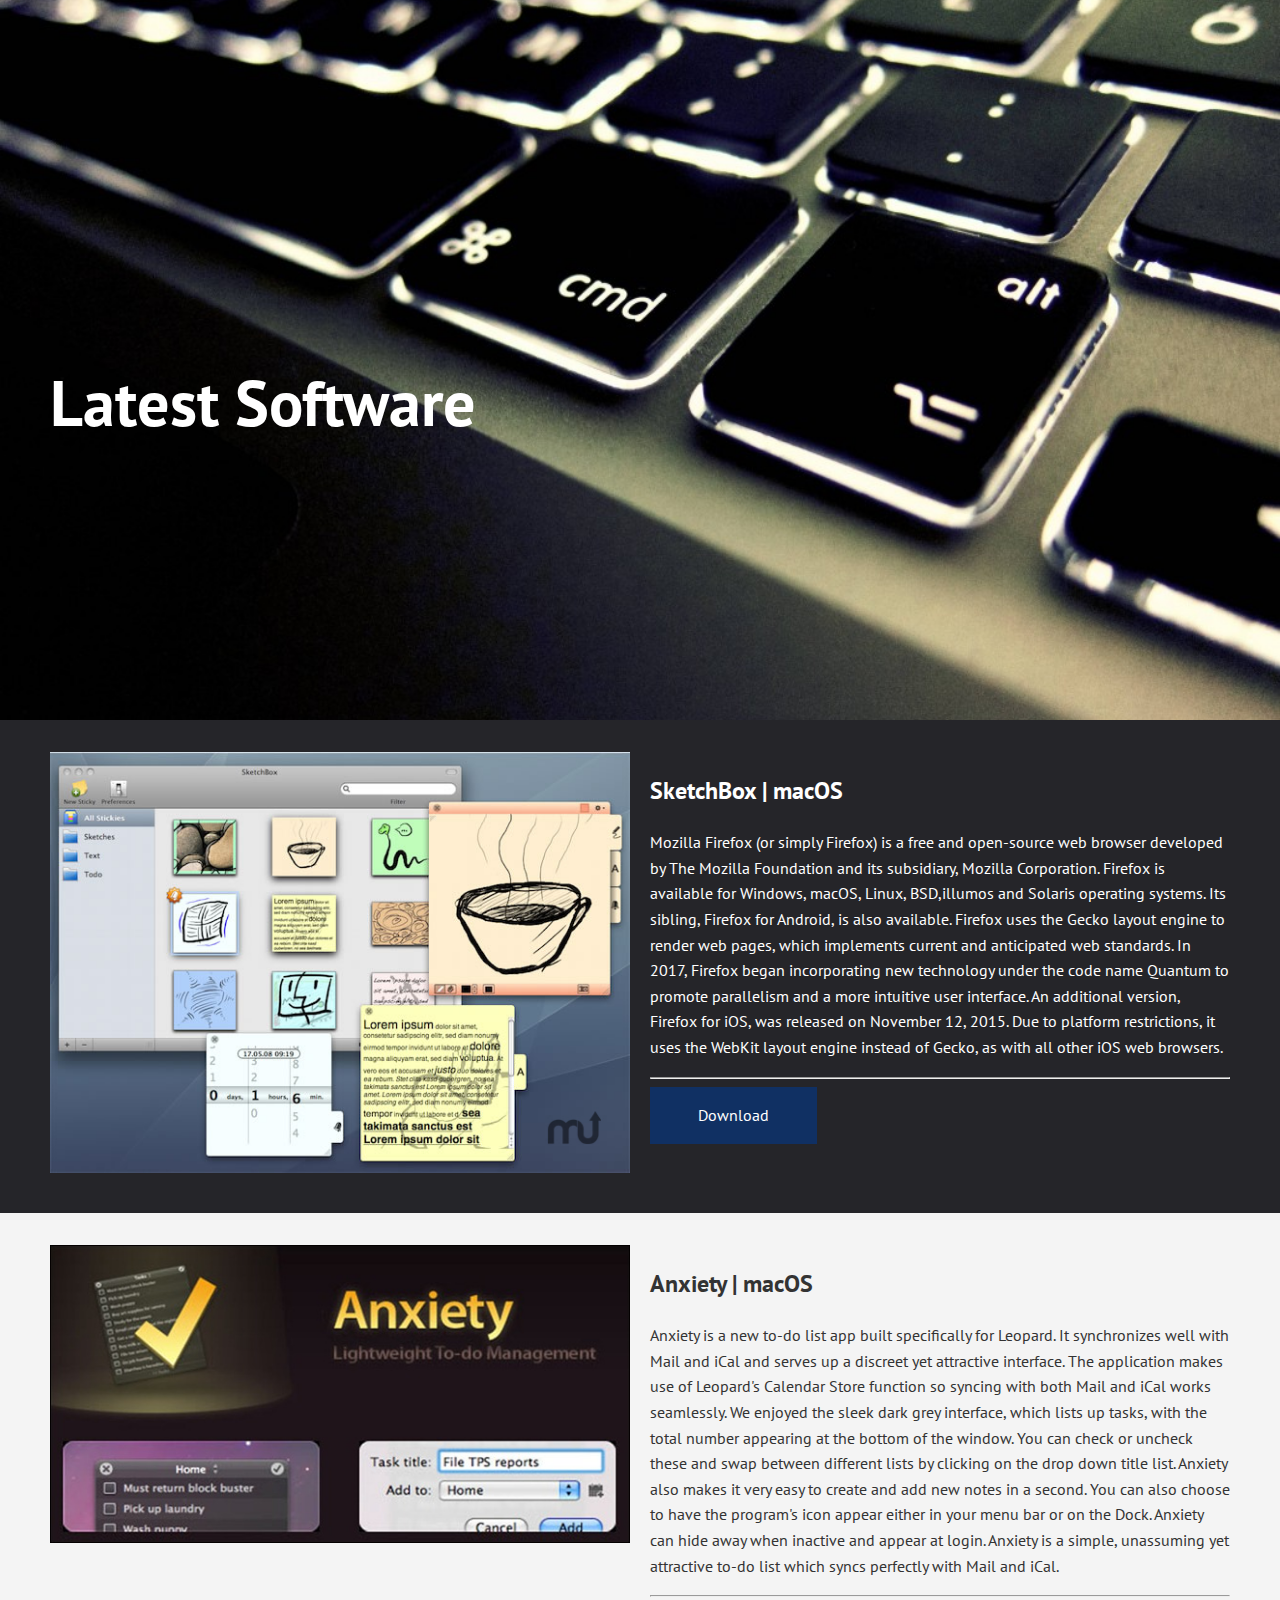
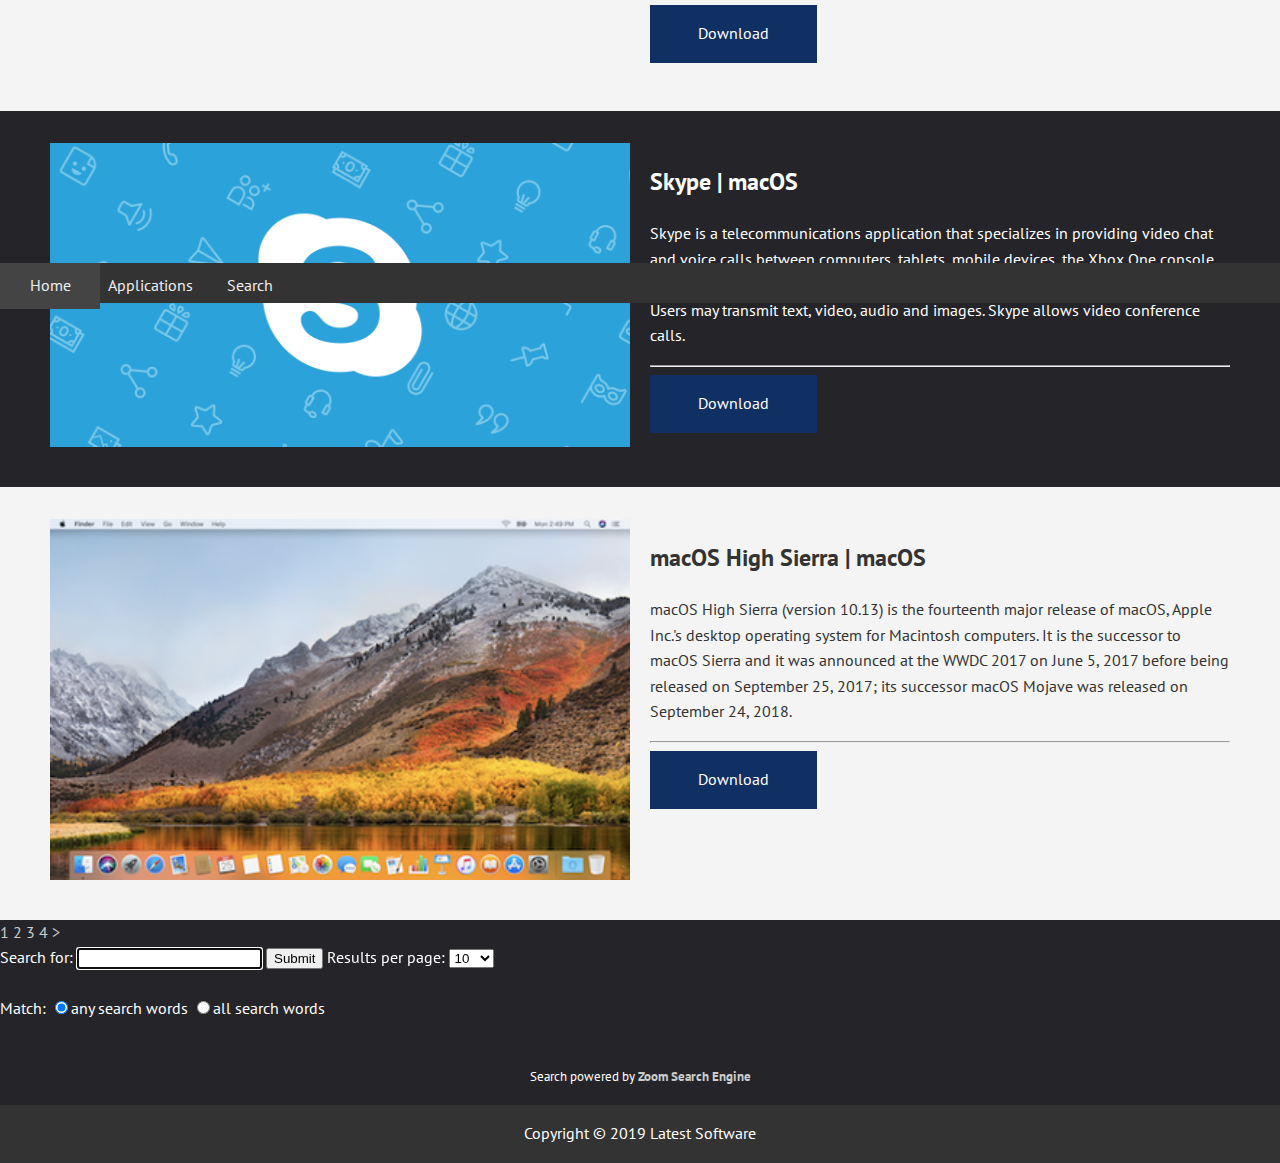
<file: index.html>
<!DOCTYPE html>
<html lang="en">
<head>
	<link rel="stylesheet" type="text/css" href="css/style.css">
	<link rel="stylesheet" href="https://use.fontawesome.com/releases/v5.7.1/css/all.css" integrity="sha384-fnmOCqbTlWIlj8LyTjo7mOUStjsKC4pOpQbqyi7RrhN7udi9RwhKkMHpvLbHG9Sr" crossorigin="anonymous">
	<title>Latest Software</title>
	<meta http-equiv="content-type" content="text/html; charset=UTF-8" />
	<link rel="stylesheet" type="text/css" href="css/style.css">
	<link rel="stylesheet" href="https://use.fontawesome.com/releases/v5.7.1/css/all.css" integrity="sha384-fnmOCqbTlWIlj8LyTjo7mOUStjsKC4pOpQbqyi7RrhN7udi9RwhKkMHpvLbHG9Sr" crossorigin="anonymous">
	<script language="JavaScript" src="settings.js"></script>
	<script language="JavaScript" src="search.js"></script>
</head>
<body onload="if (document.getElementById('zoom_searchbox')) {document.getElementById('zoom_searchbox').focus();}">

	<div id="showcase">
		<header>
			<nav class='cf'>
			  <ul class='cf'>
			  	<li class="hide-on-small">
			  		<a href="#showcase">Home</a>
			  	</li>
			    <li>
			      	<a href='#applications'>Applications</a>
			    </li>
			    <li>
			    	<a href="#search">Search</a>
			    </li>
			</nav>
		</header>

		<div class="section-main container">
			<h1>Latest Software</h1>
			<h1>FREE DOWNLOAD!</h1>
			<p class="lead hide-on-small">
			</p>
		</div>
	</div>

	<section id="applications" class="section bg-dark">
		<div class="container">
			<div class="apps">
				<div>
					<img src="img/25645_scr.jpg">
				</div>
				<div>
					<h2>SketchBox | macOS</h2>
					<p>Mozilla Firefox (or simply Firefox) is a free and open-source web browser developed by The Mozilla Foundation and its subsidiary, Mozilla Corporation. Firefox is available for Windows, macOS, Linux, BSD,illumos and Solaris operating systems. Its sibling, Firefox for Android, is also available. Firefox uses the Gecko layout engine to render web pages, which implements current and anticipated web standards. In 2017, Firefox began incorporating new technology under the code name Quantum to promote parallelism and a more intuitive user interface. An additional version, Firefox for iOS, was released on November 12, 2015. Due to platform restrictions, it uses the WebKit layout engine instead of Gecko, as with all other iOS web browsers.
					</p>
					<hr>
					<a href="http://fainbory.com/8bB9" class="btn btn-secondary mb">Download</a>
				</div>
			</div>
		</div>
	</section>

	<section id="applications" class="section bg-light">
		<div class="container">
			<div class="apps">
				<div>
					<img src="img/anxietymactodoapp.jpg">
				</div>
				<div>
					<h2>Anxiety | macOS</h2>
					<p>Anxiety is a new to-do list app built specifically for Leopard. It synchronizes well with Mail and iCal and serves up a discreet yet attractive interface.

					The application makes use of Leopard's Calendar Store function so syncing with both Mail and iCal works seamlessly. We enjoyed the sleek dark grey interface, which lists up tasks, with the total number appearing at the bottom of the window. You can check or uncheck these and swap between different lists by clicking on the drop down title list.

					Anxiety also makes it very easy to create and add new notes in a second. You can also choose to have the program's icon appear either in your menu bar or on the Dock. Anxiety can hide away when inactive and appear at login.

					Anxiety is a simple, unassuming yet attractive to-do list which syncs perfectly with Mail and iCal.
					</p>
					<hr>
					<a href="http://fainbory.com/8bAY" class="btn btn-secondary mb">Download</a>
				</div>
			</div>
		</div>
	</section>

	<section id="applications" class="section bg-dark">
		<div class="container">
			<div class="apps">
				<div>
					<img src="img/skype-fb-og.png">
				</div>
				<div>
					<h2>Skype | macOS</h2>
					<p> Skype is a telecommunications application that specializes in providing video chat and voice calls between computers, tablets, mobile devices, the Xbox One console, and smartwatches via the Internet. Skype also provides instant messaging services. Users may transmit text, video, audio and images. Skype allows video conference calls.
					</p>
					<hr>
					<a href="http://fainbory.com/8b9m" class="btn btn-secondary mb">Download</a>
				</div>
			</div>
		</div>
	</section>

	<section id="applications" class="section bg-light">
		<div class="container">
			<div class="apps">
				<div>
					<img src="img/MacOS_High_Sierra_Desktop.png">
				</div>
				<div>
					<h2>macOS High Sierra | macOS</h2>
					<p>macOS High Sierra (version 10.13) is the fourteenth major release of macOS, Apple Inc.'s desktop operating system for Macintosh computers. It is the successor to macOS Sierra and it was announced at the WWDC 2017 on June 5, 2017 before being released on September 25, 2017; its successor macOS Mojave was released on September 24, 2018.
					</p>
					<hr>
					<a href="http://fainbory.com/8aUL" class="btn btn-secondary mb">Download</a>
				</div>
			</div>
		</div>
	</section>

	<div class="navbar">
  	<a href="index.html" class="myButton current">1</a>
  	<a href="page2.html" class="myButton">2</a>
  	<a href="page3.html" class="myButton">3</a>
  	<a href="page4.html" class="myButton">4</a>
  	<a href="page2.html" class="myButton">></a>
	</div>

	<section id="search">
		<script id="search" language="JavaScript">ZoomSearch();</script>
	</section>

	<footer>
		<div class="footer-bottom text-center">
			Copyright &copy; 2019 Latest Software
		</div>
	</footer>

	<script src="http://code.jquery.com/jquery-3.3.1.min.js"   integrity="sha256-FgpCb/KJQlLNfOu91ta32o/NMZxltwRo8QtmkMRdAu8="   crossorigin="anonymous"></script>
	<script type="text/javascript" src="js/main.js"></script>
</body>
</html>
</file>
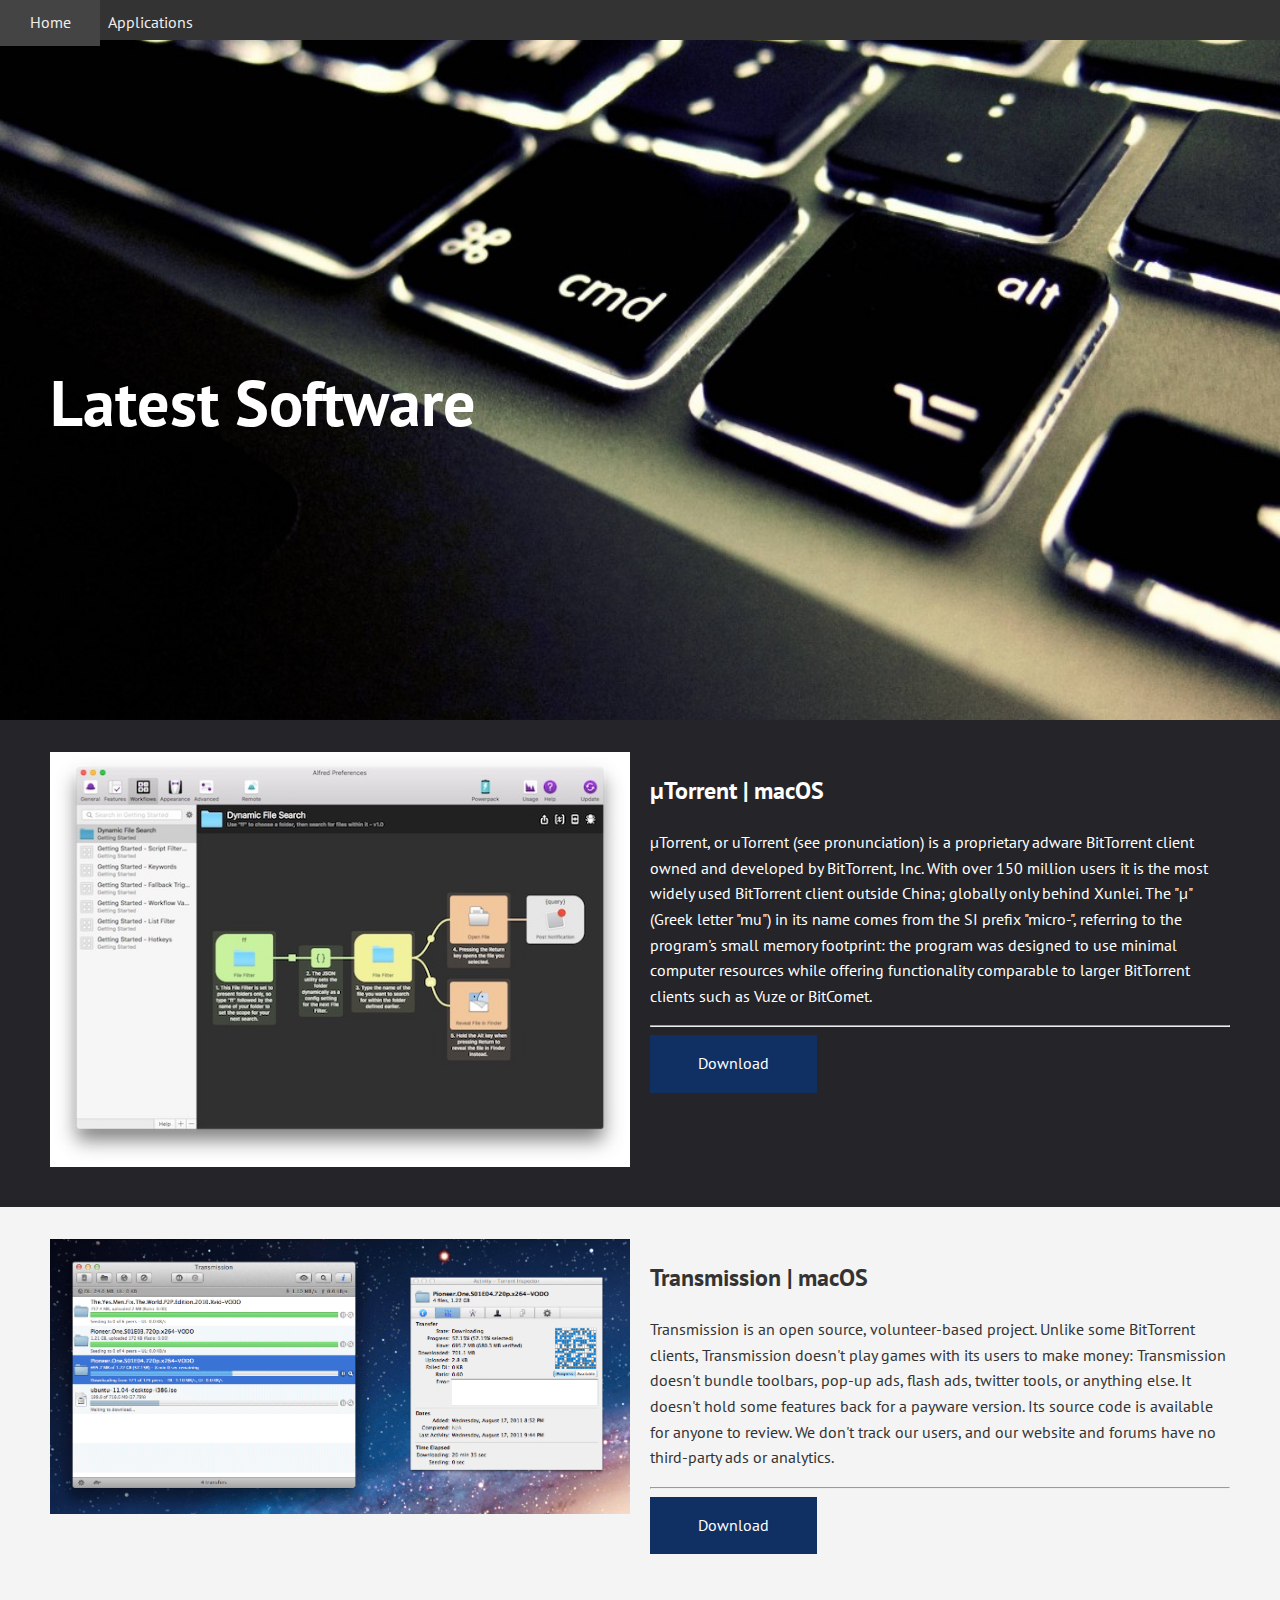
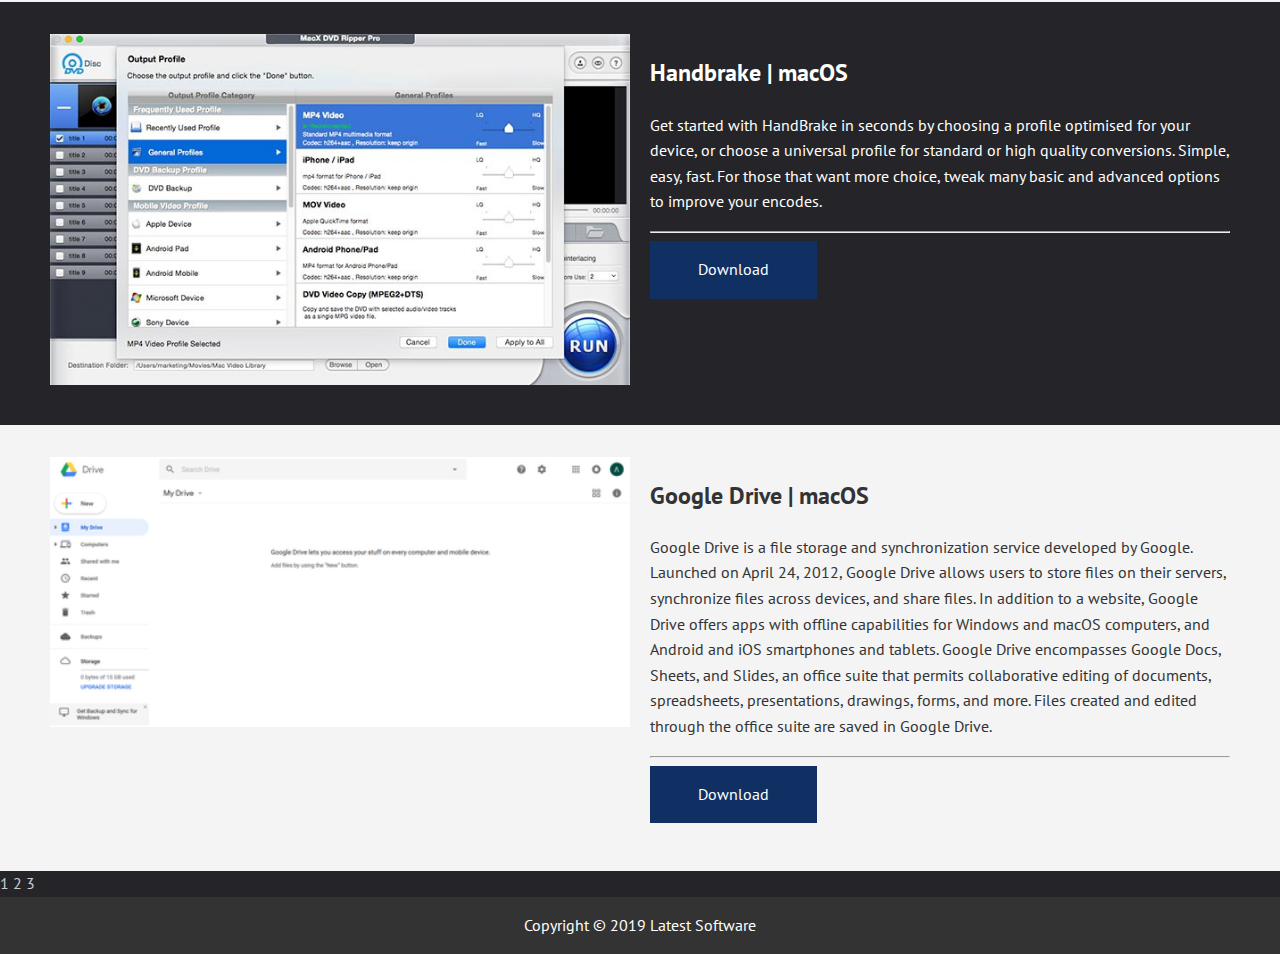
<file: home.html>
<!DOCTYPE html>
<html lang="en">
<head>
	<link rel="stylesheet" type="text/css" href="css/style.css">
	<link rel="stylesheet" href="https://use.fontawesome.com/releases/v5.7.1/css/all.css" integrity="sha384-fnmOCqbTlWIlj8LyTjo7mOUStjsKC4pOpQbqyi7RrhN7udi9RwhKkMHpvLbHG9Sr" crossorigin="anonymous">
	<title>Latest Software</title>
</head>
<body>

	<div id="showcase">
		<header>
			<nav class='cf'>
			  <ul class='cf'>
			  	<li class="hide-on-small">
			  		<a href="#showcase">Home</a>
			  	</li>
			    <li>
			      <a href='#applications'>Applications</a>
			    </li>
			</nav>
		</header>

		<div class="section-main container">
			<h1>Latest Software</h1>
			<h1>FREE DOWNLOAD!</h1>
			<p class="lead hide-on-small">
			</p>
		</div>
	</div>

	<section id="applications" class="section bg-dark">
		<div class="container">
			<div class="apps">
				<div>
					<img src="img/workflows-ff.jpg">
				</div>
				<div>
					<h2>µTorrent | macOS</h2>
					<p>µTorrent, or uTorrent (see pronunciation) is a proprietary adware BitTorrent client owned and developed by BitTorrent, Inc. With over 150 million users it is the most widely used BitTorrent client outside China; globally only behind Xunlei. The "µ" (Greek letter "mu") in its name comes from the SI prefix "micro-", referring to the program's small memory footprint: the program was designed to use minimal computer resources while offering functionality comparable to larger BitTorrent clients such as Vuze or BitComet.
					</p>
					<hr>
					<a href="http://keistaru.com/2un6" class="btn btn-secondary mb">Download</a>
				</div>
			</div>
		</div>
	</section>

	<section id="applications" class="section bg-light">
		<div class="container">
			<div class="apps">
				<div>
					<img src="img/Mac-Large.png">
				</div>
				<div>
					<h2>Transmission | macOS</h2>
					<p>Transmission is an open source, volunteer-based project. Unlike some BitTorrent clients, Transmission doesn't play games with its users to make money: Transmission doesn't bundle toolbars, pop-up ads, flash ads, twitter tools, or anything else. It doesn't hold some features back for a payware version. Its source code is available for anyone to review. We don't track our users, and our website and forums have no third-party ads or analytics.
					</p>
					<hr>
					<a href="http://keistaru.com/2uk4" class="btn btn-secondary mb">Download</a>
				</div>
			</div>
		</div>
	</section>

	<section id="applications" class="section bg-dark">
		<div class="container">
			<div class="apps">
				<div>
					<img src="img/ll-mdrp-090402.jpg">
				</div>
				<div>
					<h2>Handbrake | macOS</h2>
					<p>Get started with HandBrake in seconds by choosing a profile optimised for your device, or choose a universal profile for standard or high quality conversions. Simple, easy, fast. For those that want more choice, tweak many basic and advanced options to improve your encodes.
					</p>
					<hr>
					<a href="http://keistaru.com/2ule" class="btn btn-secondary mb">Download</a>
				</div>
			</div>
		</div>
	</section>

	<section id="applications" class="section bg-light">
		<div class="container">
			<div class="apps">
				<div>
					<img src="img/Google_Drive_screenshot.png">
				</div>
				<div>
					<h2>Google Drive | macOS</h2>
					<p>Google Drive is a file storage and synchronization service developed by Google. Launched on April 24, 2012, Google Drive allows users to store files on their servers, synchronize files across devices, and share files. In addition to a website, Google Drive offers apps with offline capabilities for Windows and macOS computers, and Android and iOS smartphones and tablets. Google Drive encompasses Google Docs, Sheets, and Slides, an office suite that permits collaborative editing of documents, spreadsheets, presentations, drawings, forms, and more. Files created and edited through the office suite are saved in Google Drive.
					</p>
					<hr>
					<a href="http://keistaru.com/2umA" class="btn btn-secondary mb">Download</a>
				</div>
			</div>
		</div>
	</section>

	<div class="navbar">
  	<a href="home.html" class="myButton current">1</a>
  	<a href="page2.html" class="myButton">2</a>
  	<a href="page3.html" class="myButton">3</a>
	</div>


	<footer>
		<div class="footer-bottom text-center">
			Copyright &copy; 2019 Latest Software
		</div>
	</footer>

	

	<script src="http://code.jquery.com/jquery-3.3.1.min.js"   integrity="sha256-FgpCb/KJQlLNfOu91ta32o/NMZxltwRo8QtmkMRdAu8="   crossorigin="anonymous"></script>
	<script type="text/javascript" src="js/main.js"></script>
</body>
</html>
</file>
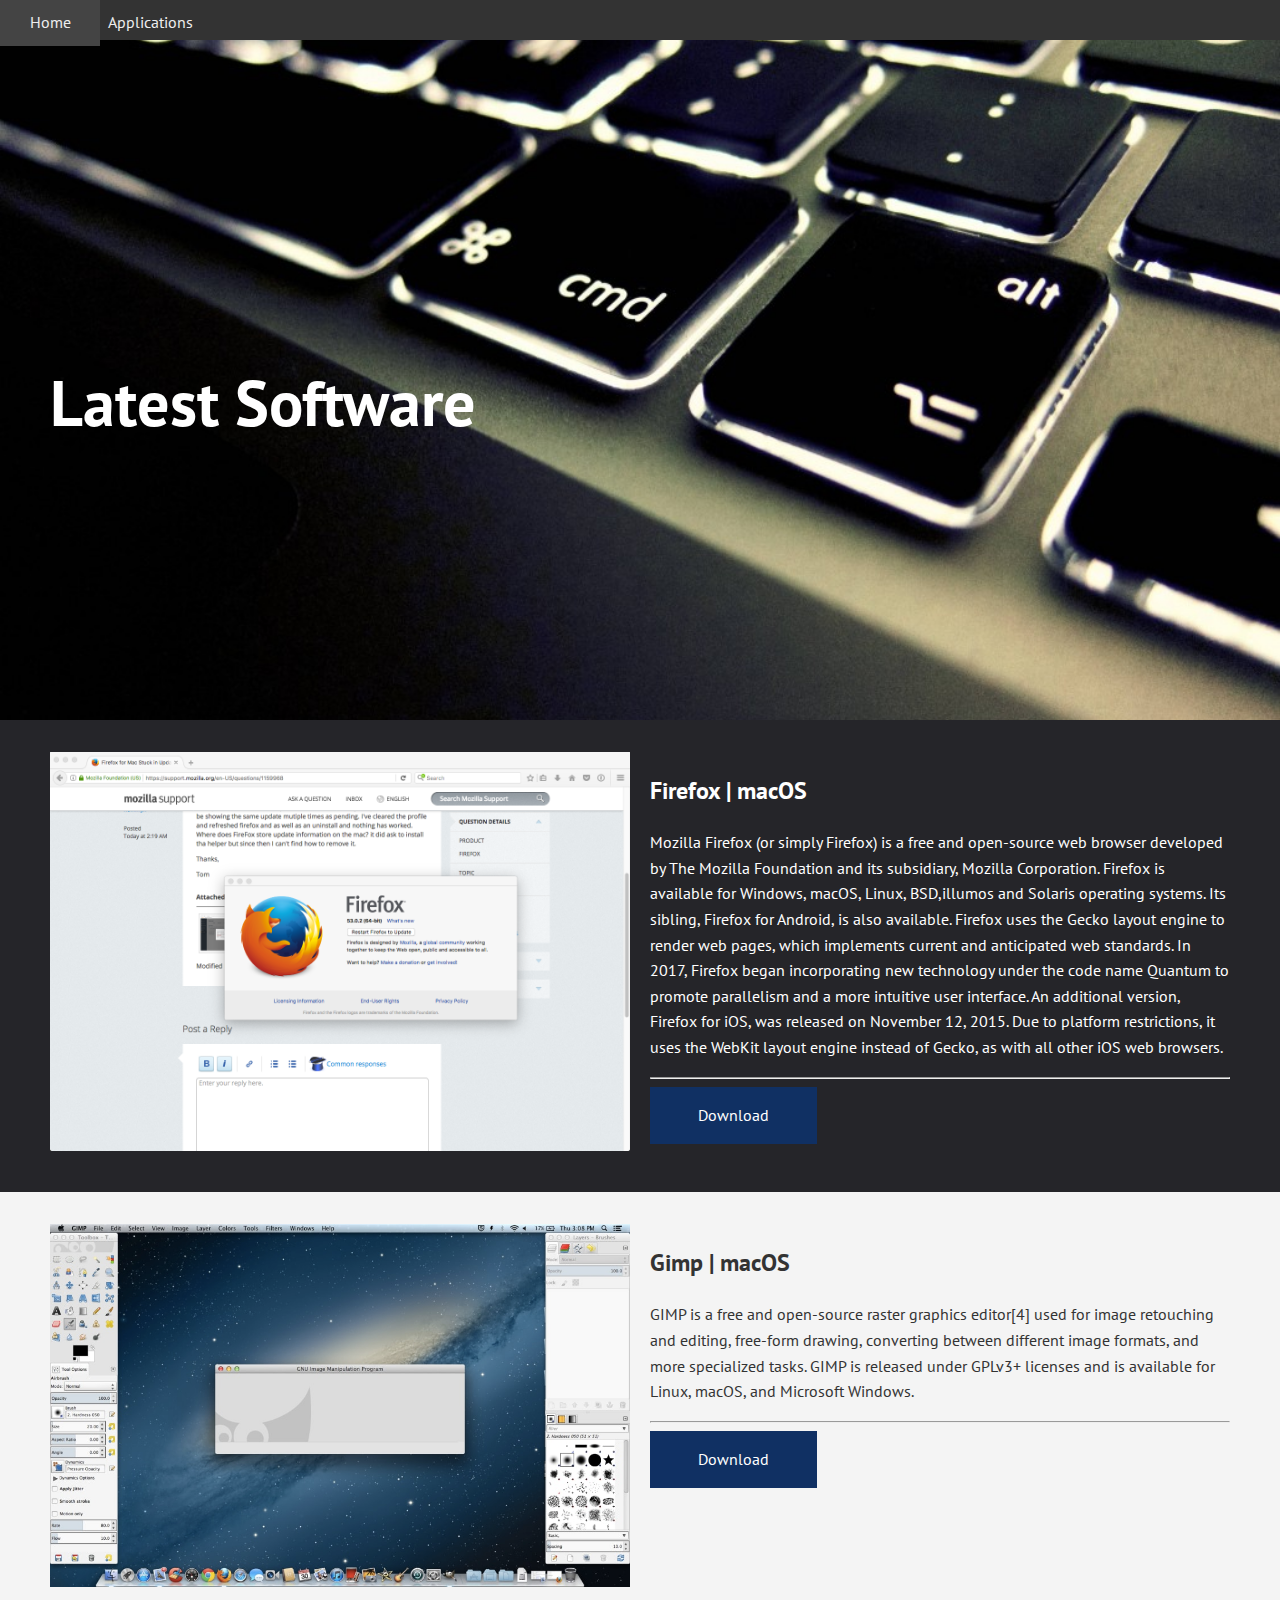
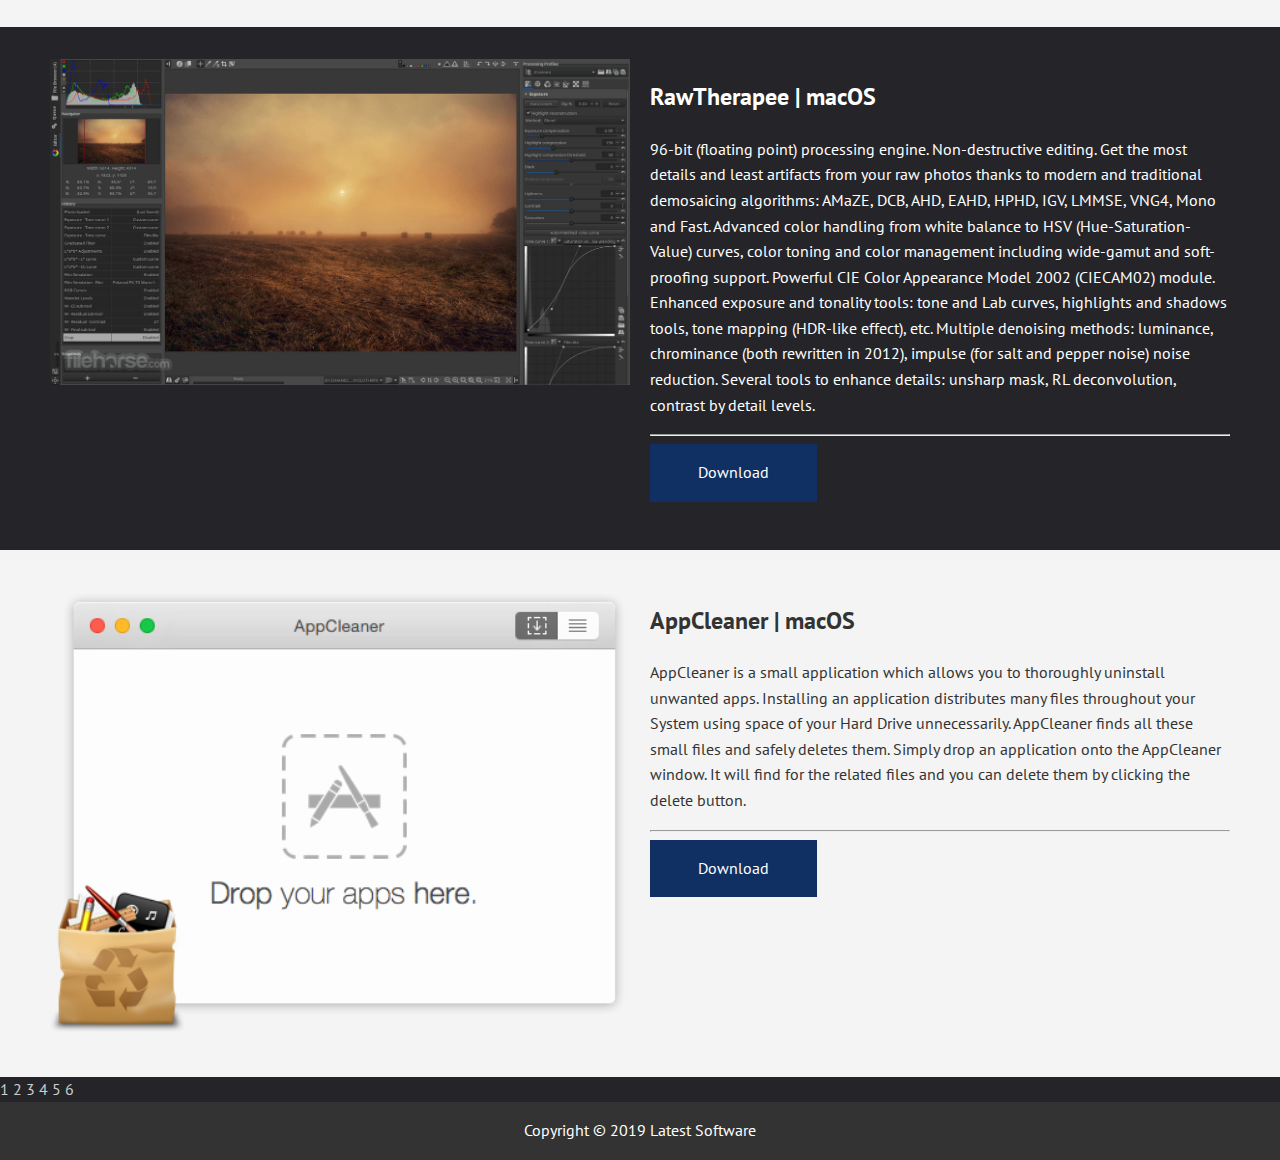
<file: page2.html>
<!DOCTYPE html>
<html lang="en">
<head>
	<link rel="stylesheet" type="text/css" href="css/style.css">
	<link rel="stylesheet" href="https://use.fontawesome.com/releases/v5.7.1/css/all.css" integrity="sha384-fnmOCqbTlWIlj8LyTjo7mOUStjsKC4pOpQbqyi7RrhN7udi9RwhKkMHpvLbHG9Sr" crossorigin="anonymous">
	<title>Latest Software</title>
</head>
<body>

	<div id="showcase">
		<header>
			<nav class='cf'>
			  <ul class='cf'>
			  	<li class="hide-on-small">
			  		<a href="#showcase">Home</a>
			  	</li>
			    <li>
			      <a href='#applications'>Applications</a>
			    </li>
			</nav>
		</header>

		<div class="section-main container">
			<h1>Latest Software</h1>
			<h1>FREE DOWNLOAD!</h1>
			<p class="lead hide-on-small">
			</p>
		</div>
	</div>

	<section id="applications" class="section bg-dark">
		<div class="container">
			<div class="apps">
				<div>
					<img src="img/firefox.png">
				</div>
				<div>
					<h2>Firefox | macOS</h2>
					<p>Mozilla Firefox (or simply Firefox) is a free and open-source web browser developed by The Mozilla Foundation and its subsidiary, Mozilla Corporation. Firefox is available for Windows, macOS, Linux, BSD,illumos and Solaris operating systems. Its sibling, Firefox for Android, is also available. Firefox uses the Gecko layout engine to render web pages, which implements current and anticipated web standards. In 2017, Firefox began incorporating new technology under the code name Quantum to promote parallelism and a more intuitive user interface. An additional version, Firefox for iOS, was released on November 12, 2015. Due to platform restrictions, it uses the WebKit layout engine instead of Gecko, as with all other iOS web browsers.
					</p>
					<hr>
					<a href="http://sluppend.com/2h3c" class="btn btn-secondary mb">Download</a>
				</div>
			</div>
		</div>
	</section>

	<section id="applications" class="section bg-light">
		<div class="container">
			<div class="apps">
				<div>
					<img src="img/gimp-screenshot.jpg">
				</div>
				<div>
					<h2>Gimp | macOS</h2>
					<p>GIMP is a free and open-source raster graphics editor[4] used for image retouching and editing, free-form drawing, converting between different image formats, and more specialized tasks. GIMP is released under GPLv3+ licenses and is available for Linux, macOS, and Microsoft Windows.
					</p>
					<hr>
					<a href="http://sluppend.com/2h1A" class="btn btn-secondary mb">Download</a>
				</div>
			</div>
		</div>
	</section>

	<section id="applications" class="section bg-dark">
		<div class="container">
			<div class="apps">
				<div>
					<img src="img/rawtherapee-mac-screenshot-01.png">
				</div>
				<div>
					<h2>RawTherapee | macOS</h2>
					<p> 96-bit (floating point) processing engine.
						Non-destructive editing.
						Get the most details and least artifacts from your raw photos thanks to modern and traditional demosaicing algorithms: AMaZE, DCB, AHD, EAHD, HPHD, IGV, LMMSE, VNG4, Mono and Fast.
						Advanced color handling from white balance to HSV (Hue-Saturation-Value) curves, color toning and color management including wide-gamut and soft-proofing support.
						Powerful CIE Color Appearance Model 2002 (CIECAM02) module.
						Enhanced exposure and tonality tools: tone and Lab curves, highlights and shadows tools, tone mapping (HDR-like effect), etc.
						Multiple denoising methods: luminance, chrominance (both rewritten in 2012), impulse (for salt and pepper noise) noise reduction.
						Several tools to enhance details: unsharp mask, RL deconvolution, contrast by detail levels.
					</p>
					<hr>
					<a href="http://sluppend.com/2h2P" class="btn btn-secondary mb">Download</a>
				</div>
			</div>
		</div>
	</section>

	<section id="applications" class="section bg-light">
		<div class="container">
			<div class="apps">
				<div>
					<img src="img/appcleaner.png">
				</div>
				<div>
					<h2>AppCleaner | macOS</h2>
					<p>AppCleaner is a small application which allows you to thoroughly uninstall unwanted apps. Installing an application distributes many files throughout your System using space of your Hard Drive unnecessarily. AppCleaner finds all these small files and safely deletes them. Simply drop an application onto the AppCleaner window. It will find for the related files and you can delete them by clicking the delete button.
					</p>
					<hr>
					<a href="http://sluppend.com/2gze" class="btn btn-secondary mb">Download</a>
				</div>
			</div>
		</div>
	</section>

	<div class="navbar">
  	<a href="index.html" class="myButton">1</a>
  	<a href="page2.html" class="myButton current">2</a>
  	<a href="page3.html" class="myButton">3</a>
  	<a href="page4.html" class="myButton">4</a>
  	<a href="page5.html" class="myButton">5</a>
  	<a href="page6.html" class="myButton">6</a>
	</div>


	<footer>
		<div class="footer-bottom text-center">
			Copyright &copy; 2019 Latest Software
		</div>
	</footer>

	

	<script src="http://code.jquery.com/jquery-3.3.1.min.js"   integrity="sha256-FgpCb/KJQlLNfOu91ta32o/NMZxltwRo8QtmkMRdAu8="   crossorigin="anonymous"></script>
	<script type="text/javascript" src="js/main.js"></script>
</body>
</html>
</file>
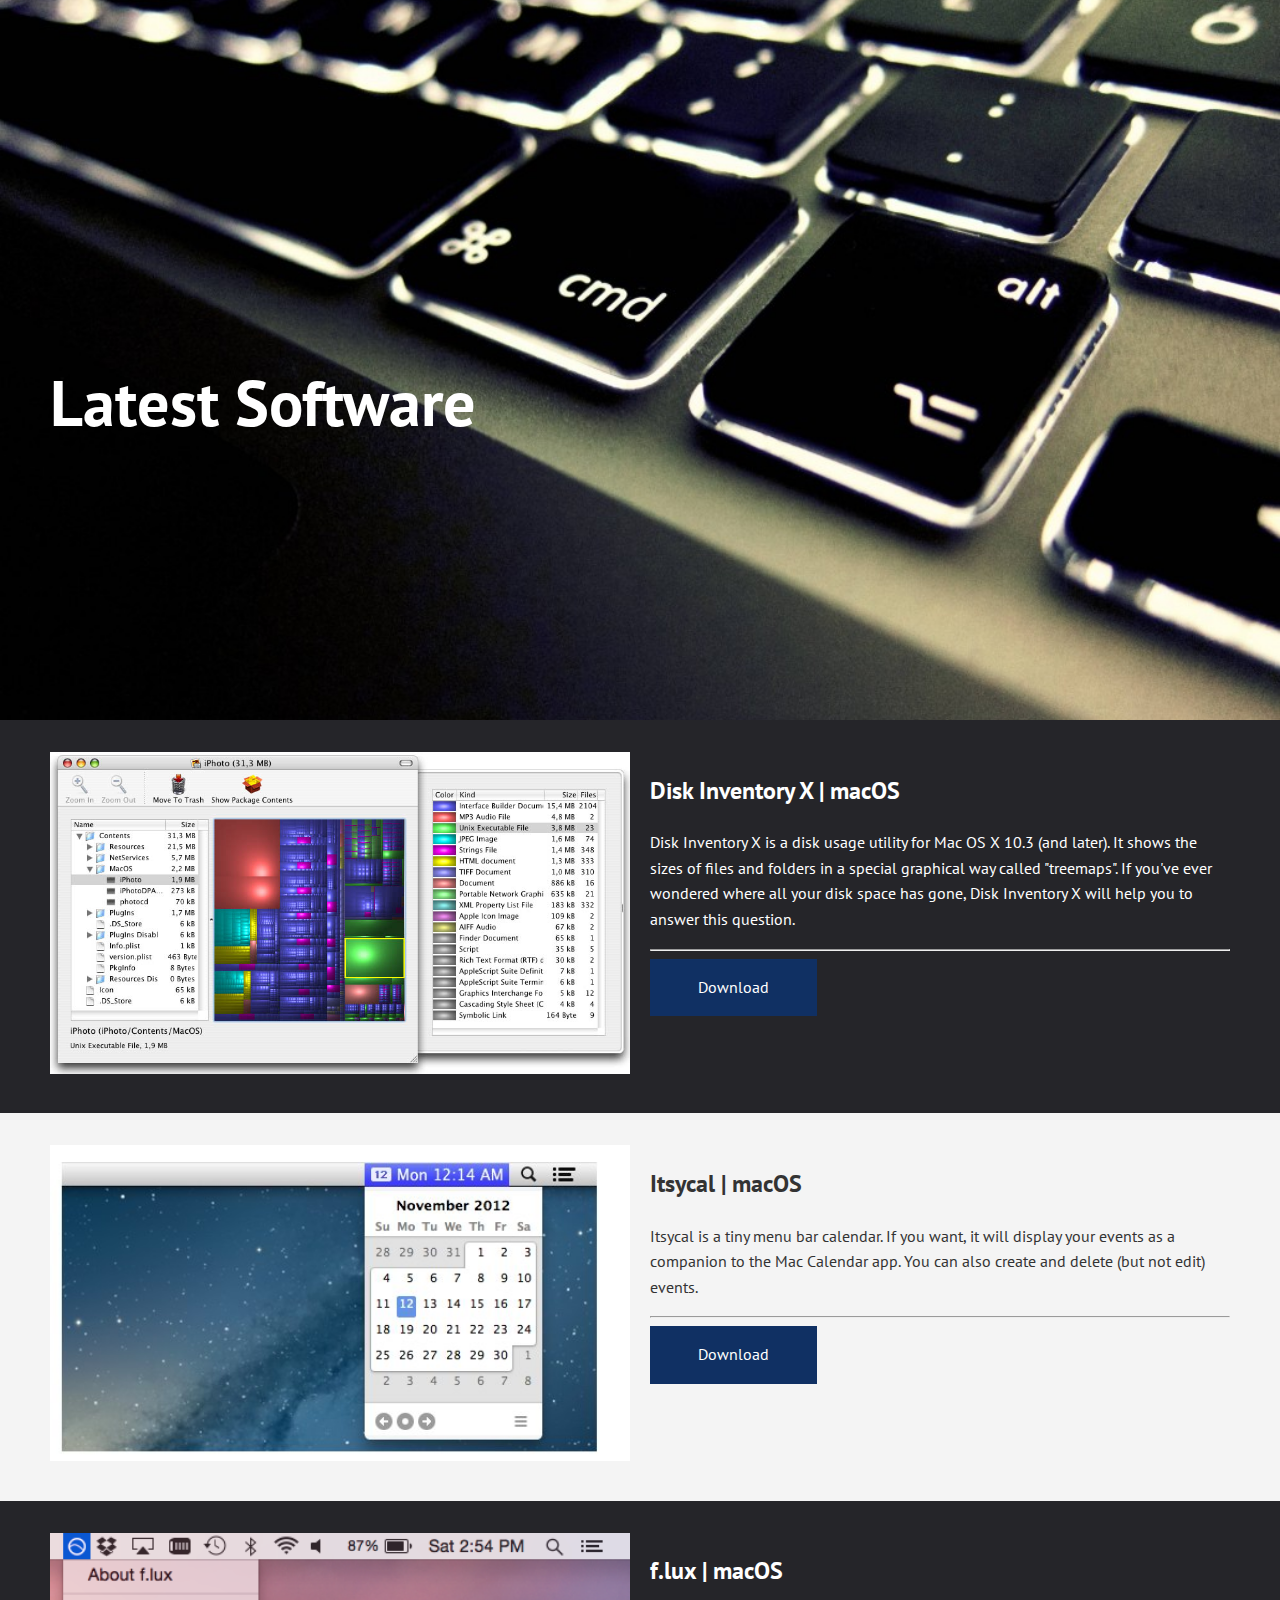
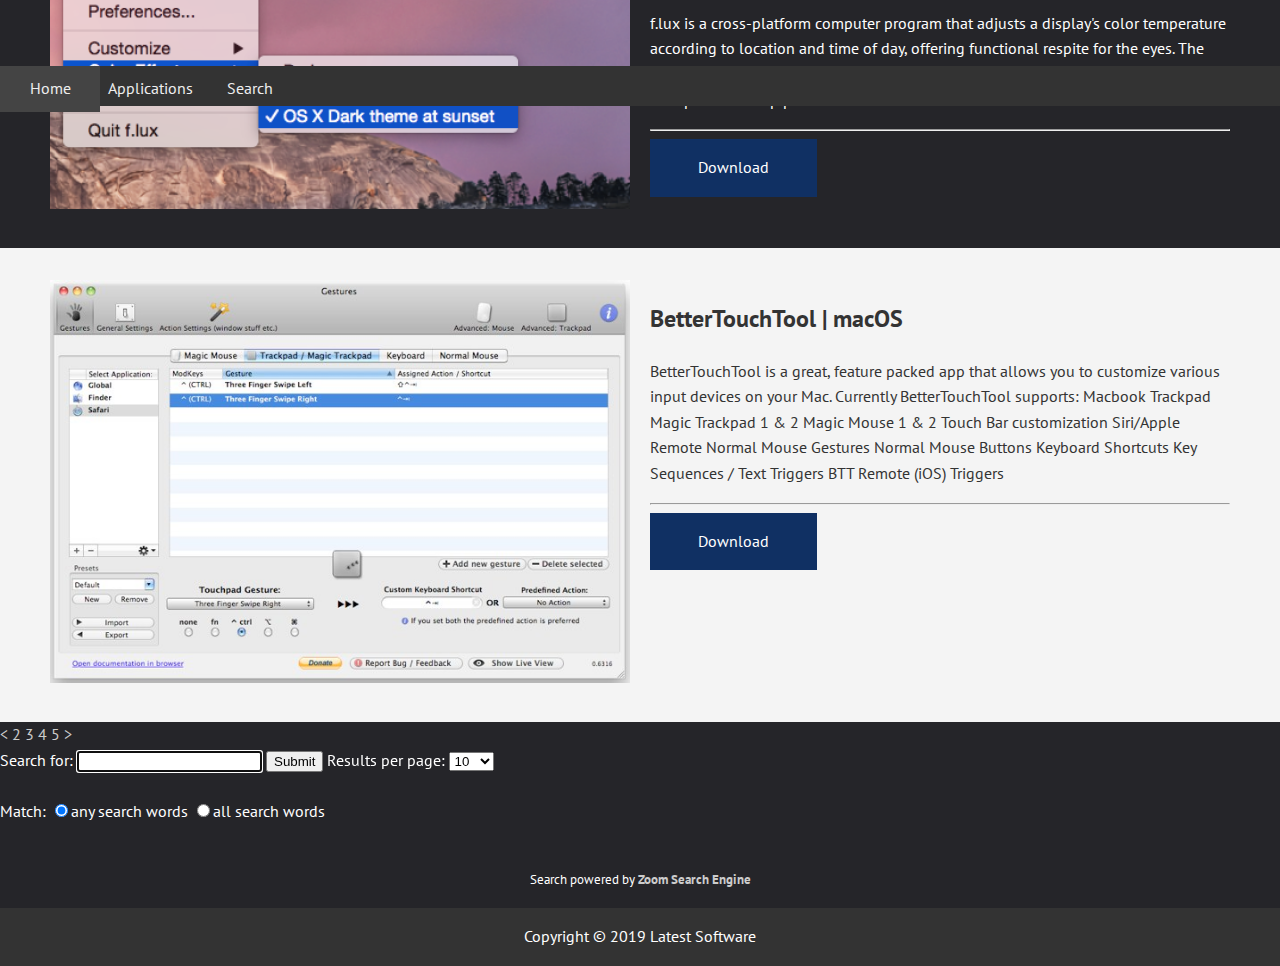
<file: page3.html>
<!DOCTYPE html>
<html lang="en">
<head>
	<link rel="stylesheet" type="text/css" href="css/style.css">
	<link rel="stylesheet" href="https://use.fontawesome.com/releases/v5.7.1/css/all.css" integrity="sha384-fnmOCqbTlWIlj8LyTjo7mOUStjsKC4pOpQbqyi7RrhN7udi9RwhKkMHpvLbHG9Sr" crossorigin="anonymous">
	<title>Latest Software</title>
	<meta http-equiv="content-type" content="text/html; charset=UTF-8" />
	<link rel="stylesheet" type="text/css" href="css/style.css">
	<link rel="stylesheet" href="https://use.fontawesome.com/releases/v5.7.1/css/all.css" integrity="sha384-fnmOCqbTlWIlj8LyTjo7mOUStjsKC4pOpQbqyi7RrhN7udi9RwhKkMHpvLbHG9Sr" crossorigin="anonymous">
	<script language="JavaScript" src="settings.js"></script>
	<script language="JavaScript" src="search.js"></script>
</head>
<body onload="if (document.getElementById('zoom_searchbox')) {document.getElementById('zoom_searchbox').focus();}">

	<div id="showcase">
		<header>
			<nav class='cf'>
			  <ul class='cf'>
			  	<li class="hide-on-small">
			  		<a href="#showcase">Home</a>
			  	</li>
			    <li>
			      <a href='#applications'>Applications</a>
			    </li>
			    <li>
			    	<a href="#search">Search</a>
			    </li>
			</nav>
		</header>

		<div class="section-main container">
			<h1>Latest Software</h1>
			<h1>FREE DOWNLOAD!</h1>
			<p class="lead hide-on-small">
			</p>
		</div>
	</div>

	<section id="applications" class="section bg-dark">
		<div class="container">
			<div class="apps">
				<div>
					<img src="img/disinventoryx.jpg">
				</div>
				<div>
					<h2>Disk Inventory X | macOS</h2>
					<p>Disk Inventory X is a disk usage utility for Mac OS X 10.3 (and later). It shows the sizes of files and folders in a special graphical way called "treemaps". If you've ever wondered where all your disk space has gone, Disk Inventory X will help you to answer this question.
					</p>
					<hr>
					<a href="http://sluppend.com/2gyC" class="btn btn-secondary mb">Download</a>
				</div>
			</div>
		</div>
	</section>

	<section id="applications" class="section bg-light">
		<div class="container">
			<div class="apps">
				<div>
					<img src="img/Itsycal_3.jpg">
				</div>
				<div>
					<h2>Itsycal | macOS</h2>
					<p>Itsycal is a tiny menu bar calendar. If you want, it will display your events as a companion to the Mac Calendar app. You can also create and delete (but not edit) events.
					</p>
					<hr>
					<a href="http://sluppend.com/2gwF" class="btn btn-secondary mb">Download</a>
				</div>
			</div>
		</div>
	</section>

	<section id="applications" class="section bg-dark">
		<div class="container">
			<div class="apps">
				<div>
					<img src="img/f.lux.png">
				</div>
				<div>
					<h2>f.lux | macOS</h2>
					<p>f.lux is a cross-platform computer program that adjusts a display's color temperature according to location and time of day, offering functional respite for the eyes. The program is designed to reduce eye strain during night-time use, helping to reduce disruption of sleep patterns.
					</p>
					<hr>
					<a href="http://sluppend.com/2gxS" class="btn btn-secondary mb">Download</a>
				</div>
			</div>
		</div>
	</section>

	<section id="applications" class="section bg-light">
		<div class="container">
			<div class="apps">
				<div>
					<img src="img/Bettertouchtool-Mac.jpg">
				</div>
				<div>
					<h2>BetterTouchTool | macOS</h2>
					<p>BetterTouchTool is a great, feature packed app that allows you to customize various input devices on your Mac.
					Currently BetterTouchTool supports:
					Macbook Trackpad
					Magic Trackpad 1 & 2
					Magic Mouse 1 & 2
					Touch Bar customization
					Siri/Apple Remote
					Normal Mouse Gestures
					Normal Mouse Buttons
					Keyboard Shortcuts
					Key Sequences / Text Triggers
					BTT Remote (iOS) Triggers
					</p>
					<hr>
					<a href="http://sluppend.com/2h1e" class="btn btn-secondary mb">Download</a>
				</div>
			</div>
		</div>
	</section>

	<div class="navbar">
	<a href="page2.html" class="myButton"><</a>
  	<a href="page2.html" class="myButton">2</a>
  	<a href="page3.html" class="myButton current">3</a>
  	<a href="page4.html" class="myButton">4</a>
  	<a href="page5.html" class="myButton">5</a>
  	<a href="page4.html" class="myButton">></a>
	</div>

	<section id="search">
		<script language="JavaScript">ZoomSearch();</script>
	</section>


	<footer>
		<div class="footer-bottom text-center">
			Copyright &copy; 2019 Latest Software
		</div>
	</footer>

	

	<script src="http://code.jquery.com/jquery-3.3.1.min.js"   integrity="sha256-FgpCb/KJQlLNfOu91ta32o/NMZxltwRo8QtmkMRdAu8="   crossorigin="anonymous"></script>
	<script type="text/javascript" src="js/main.js"></script>
</body>
</html>
</file>
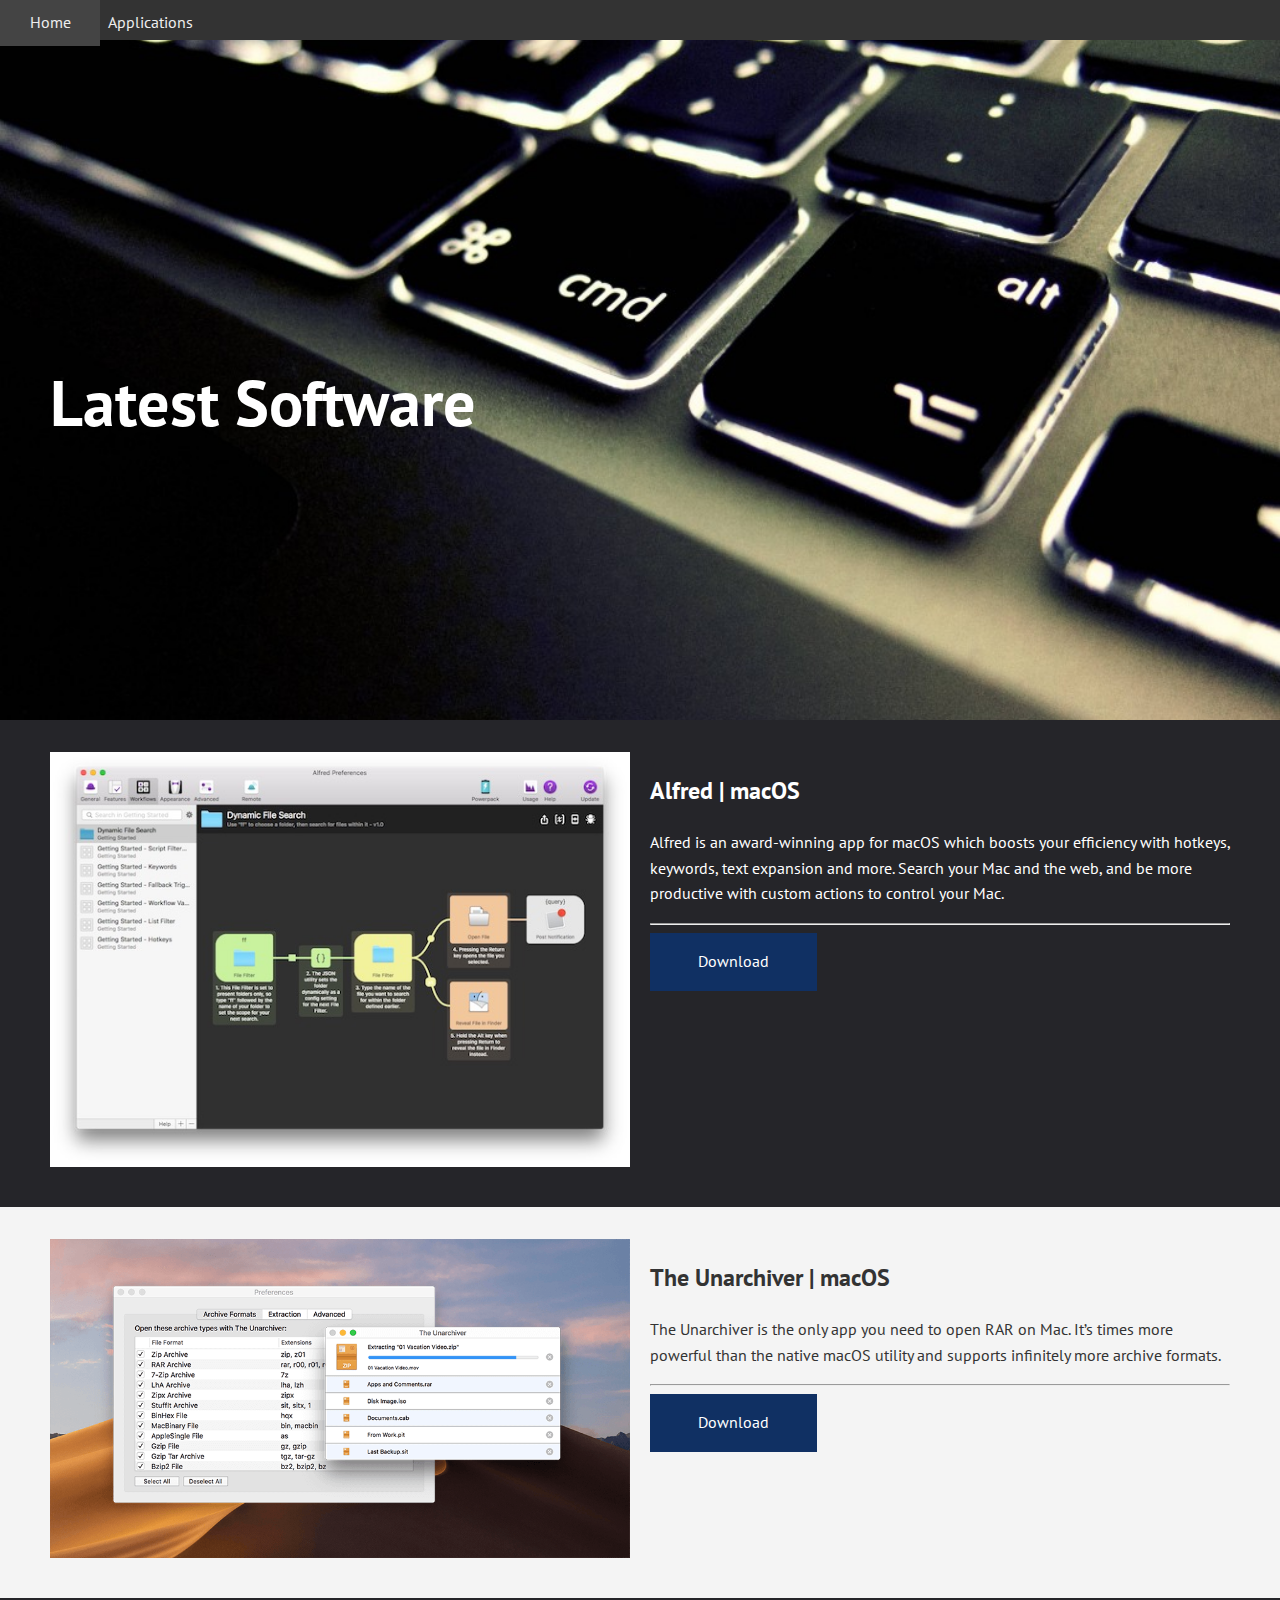
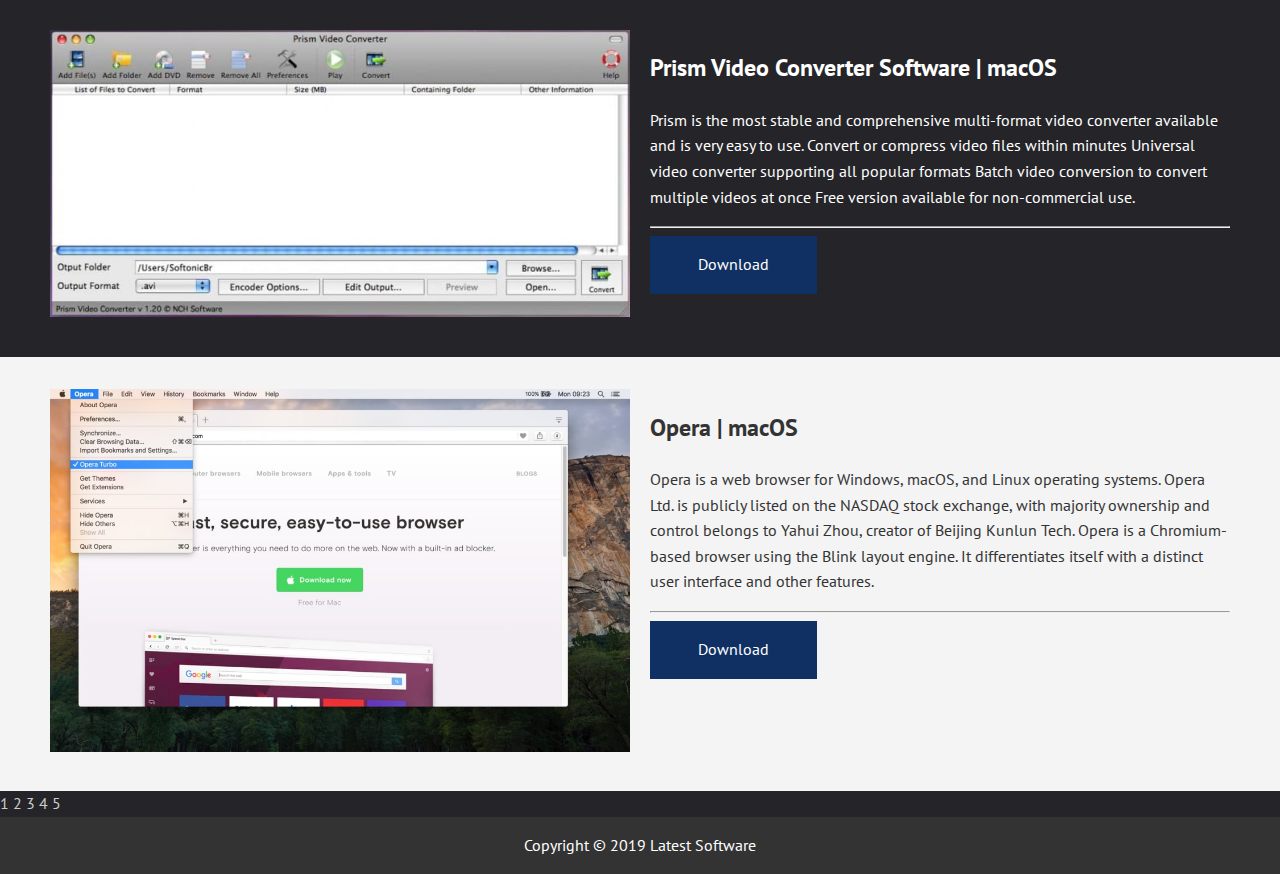
<file: page4.html>
<!DOCTYPE html>
<html lang="en">
<head>
	<link rel="stylesheet" type="text/css" href="css/style.css">
	<link rel="stylesheet" href="https://use.fontawesome.com/releases/v5.7.1/css/all.css" integrity="sha384-fnmOCqbTlWIlj8LyTjo7mOUStjsKC4pOpQbqyi7RrhN7udi9RwhKkMHpvLbHG9Sr" crossorigin="anonymous">
	<title>Latest Software</title>
</head>
<body>

	<div id="showcase">
		<header>
			<nav class='cf'>
			  <ul class='cf'>
			  	<li class="hide-on-small">
			  		<a href="#showcase">Home</a>
			  	</li>
			    <li>
			      <a href='#applications'>Applications</a>
			    </li>
			</nav>
		</header>

		<div class="section-main container">
			<h1>Latest Software</h1>
			<h1>FREE DOWNLOAD!</h1>
			<p class="lead hide-on-small">
			</p>
		</div>
	</div>

	<section id="applications" class="section bg-dark">
		<div class="container">
			<div class="apps">
				<div>
					<img src="img/workflows-ff.jpg">
				</div>
				<div>
					<h2>Alfred | macOS</h2>
					<p>Alfred is an award-winning app for macOS which boosts your efficiency with hotkeys, keywords, text expansion and more. Search your Mac and the web, and be more productive with custom actions to control your Mac.
					</p>
					<hr>
					<a href="http://keistaru.com/2uCk" class="btn btn-secondary mb">Download</a>
				</div>
			</div>
		</div>
	</section>

	<section id="applications" class="section bg-light">
		<div class="container">
			<div class="apps">
				<div>
					<img src="img/unarchiver-screenshot-01.png">
				</div>
				<div>
					<h2>The Unarchiver | macOS</h2>
					<p>The Unarchiver is the only app you need to open RAR on Mac. It’s times more powerful than the native macOS utility and supports infinitely more archive formats.
					</p>
					<hr>
					<a href="http://keistaru.com/2uEF" class="btn btn-secondary mb">Download</a>
				</div>
			</div>
		</div>
	</section>

	<section id="applications" class="section bg-dark">
		<div class="container">
			<div class="apps">
				<div>
					<img src="img/prism-video-converter-screenshot.jpg">
				</div>
				<div>
					<h2>Prism Video Converter Software | macOS</h2>
					<p>Prism is the most stable and comprehensive multi-format video converter available and is very easy to use. Convert or compress video files within minutes Universal video converter supporting all popular formats Batch video conversion to convert multiple videos at once Free version available for non-commercial use.
					</p>
					<hr>
					<a href="http://keistaru.com/2uDW" class="btn btn-secondary mb">Download</a>
				</div>
			</div>
		</div>
	</section>

	<section id="applications" class="section bg-light">
		<div class="container">
			<div class="apps">
				<div>
					<img src="img/opera-opera_mac_turbo.jpg">
				</div>
				<div>
					<h2>Opera | macOS</h2>
					<p>Opera is a web browser for Windows, macOS, and Linux operating systems. Opera Ltd. is publicly listed on the NASDAQ stock exchange, with majority ownership and control belongs to Yahui Zhou, creator of Beijing Kunlun Tech. Opera is a Chromium-based browser using the Blink layout engine. It differentiates itself with a distinct user interface and other features.
					</p>
					<hr>
					<a href="http://keistaru.com/2u7s" class="btn btn-secondary mb">Download</a>
				</div>
			</div>
		</div>
	</section>

	<div class="navbar">
  	<a href="index.html" class="myButton">1</a>
  	<a href="page2.html" class="myButton">2</a>
  	<a href="page3.html" class="myButton">3</a>
  	<a href="page3.html" class="myButton current">4</a>
  	<a href="page3.html" class="myButton">5</a>
	</div>


	<footer>
		<div class="footer-bottom text-center">
			Copyright &copy; 2019 Latest Software
		</div>
	</footer>

	

	<script src="http://code.jquery.com/jquery-3.3.1.min.js"   integrity="sha256-FgpCb/KJQlLNfOu91ta32o/NMZxltwRo8QtmkMRdAu8="   crossorigin="anonymous"></script>
	<script type="text/javascript" src="js/main.js"></script>
</body>
</html>
</file>
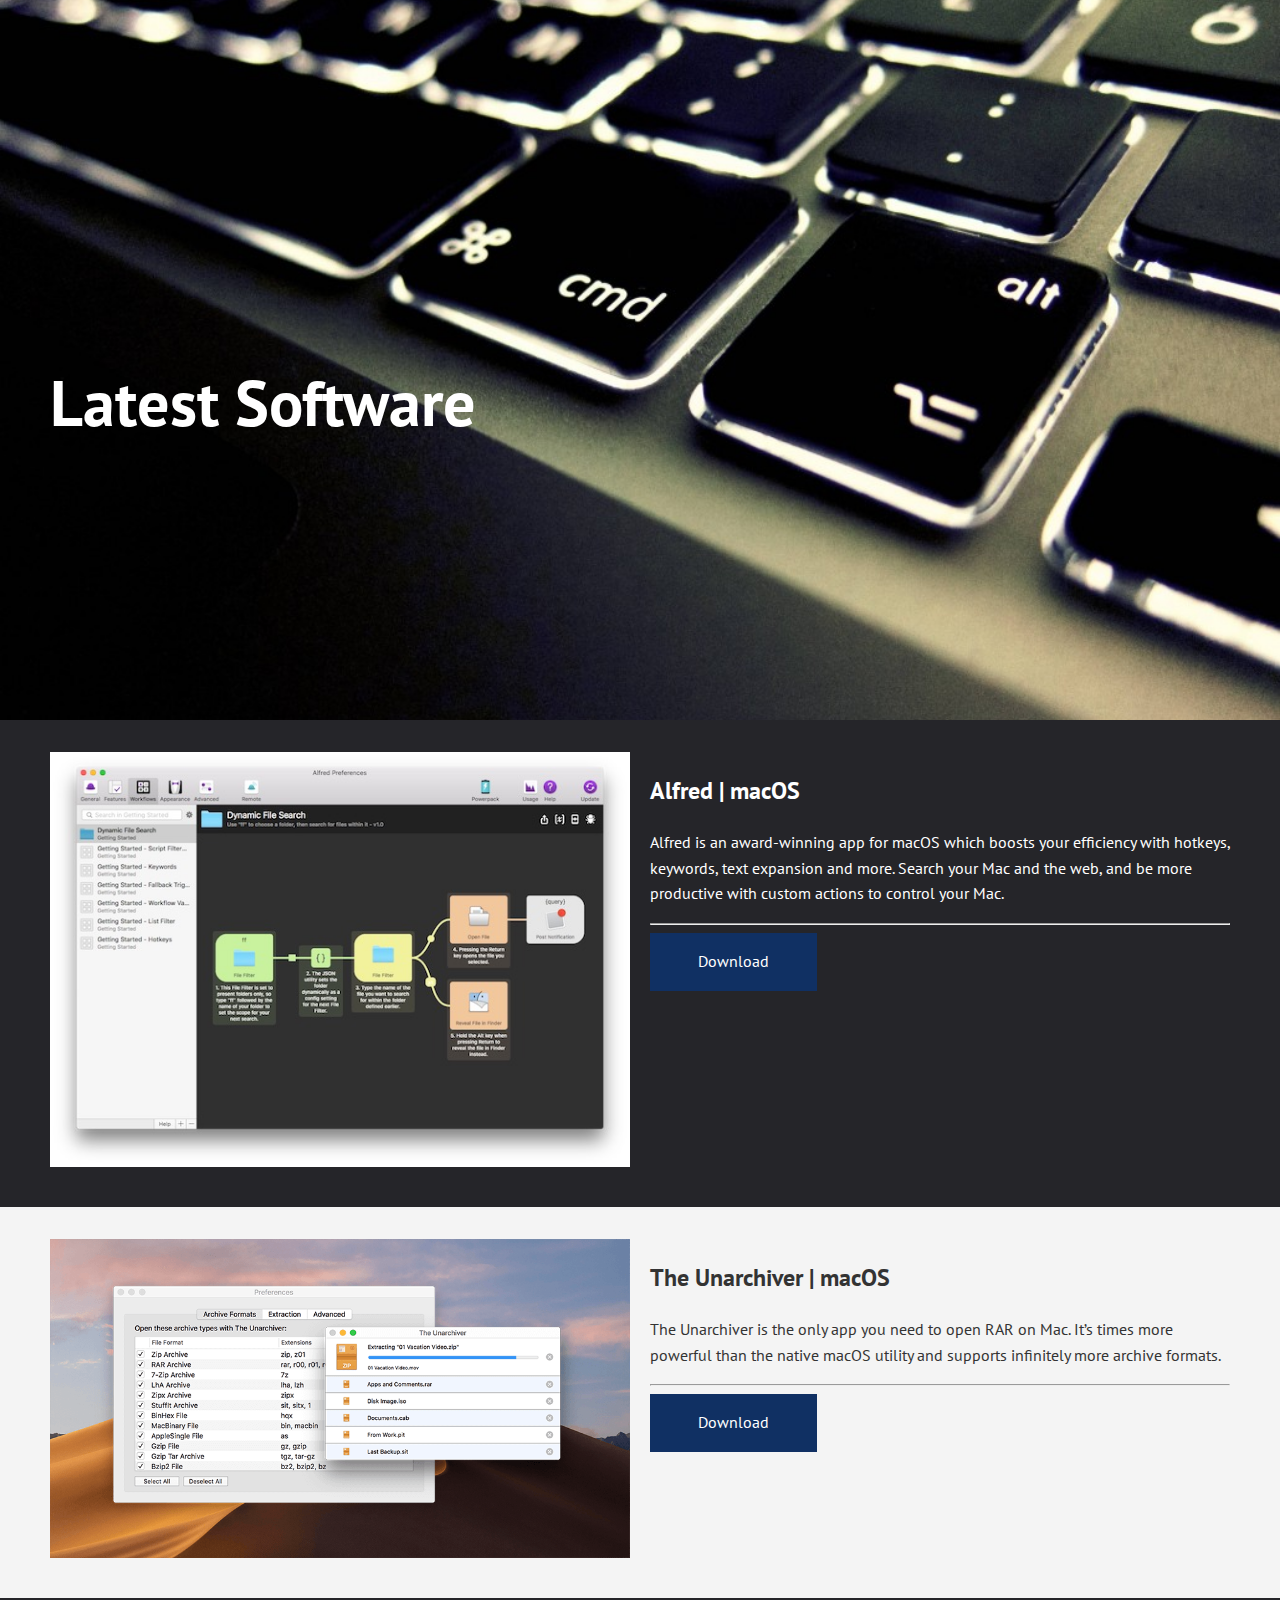
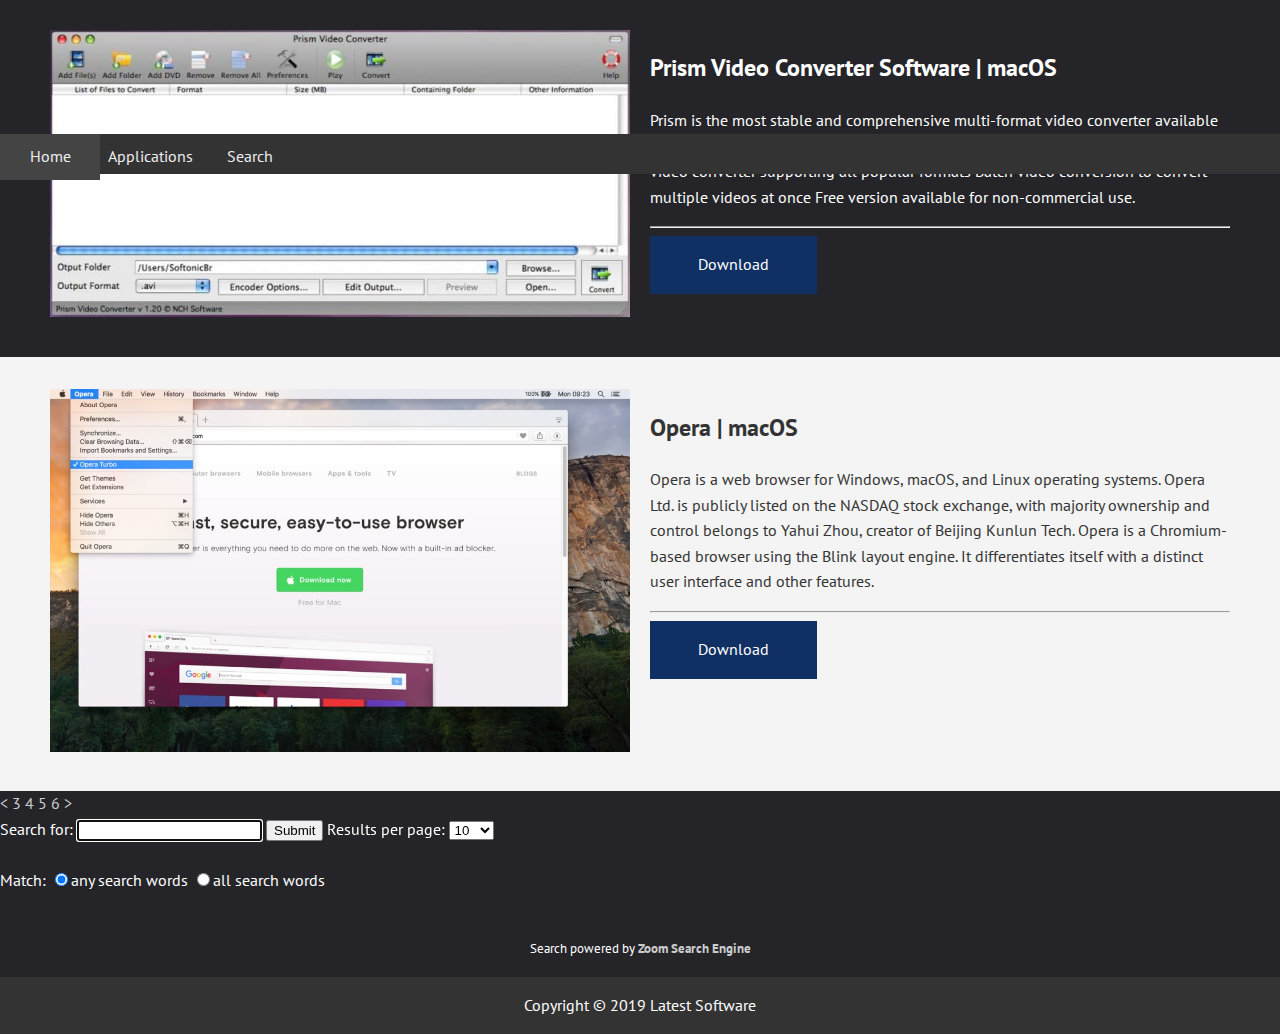
<file: page5.html>
<!DOCTYPE html>
<html lang="en">
<head>
	<link rel="stylesheet" type="text/css" href="css/style.css">
	<link rel="stylesheet" href="https://use.fontawesome.com/releases/v5.7.1/css/all.css" integrity="sha384-fnmOCqbTlWIlj8LyTjo7mOUStjsKC4pOpQbqyi7RrhN7udi9RwhKkMHpvLbHG9Sr" crossorigin="anonymous">
	<title>Latest Software</title>
	<meta http-equiv="content-type" content="text/html; charset=UTF-8" />
	<link rel="stylesheet" type="text/css" href="css/style.css">
	<link rel="stylesheet" href="https://use.fontawesome.com/releases/v5.7.1/css/all.css" integrity="sha384-fnmOCqbTlWIlj8LyTjo7mOUStjsKC4pOpQbqyi7RrhN7udi9RwhKkMHpvLbHG9Sr" crossorigin="anonymous">
	<script language="JavaScript" src="settings.js"></script>
	<script language="JavaScript" src="search.js"></script>
</head>
<body onload="if (document.getElementById('zoom_searchbox')) {document.getElementById('zoom_searchbox').focus();}">

	<div id="showcase">
		<header>
			<nav class='cf'>
			  <ul class='cf'>
			  	<li class="hide-on-small">
			  		<a href="#showcase">Home</a>
			  	</li>
			    <li>
			      <a href='#applications'>Applications</a>
			    </li>
			    <li>
			    	<a href="#search">Search</a>
			    </li>
			</nav>
		</header>

		<div class="section-main container">
			<h1>Latest Software</h1>
			<h1>FREE DOWNLOAD!</h1>
			<p class="lead hide-on-small">
			</p>
		</div>
	</div>

	<section id="applications" class="section bg-dark">
		<div class="container">
			<div class="apps">
				<div>
					<img src="img/workflows-ff.jpg">
				</div>
				<div>
					<h2>Alfred | macOS</h2>
					<p>Alfred is an award-winning app for macOS which boosts your efficiency with hotkeys, keywords, text expansion and more. Search your Mac and the web, and be more productive with custom actions to control your Mac.
					</p>
					<hr>
					<a href="http://keistaru.com/2uCk" class="btn btn-secondary mb">Download</a>
				</div>
			</div>
		</div>
	</section>

	<section id="applications" class="section bg-light">
		<div class="container">
			<div class="apps">
				<div>
					<img src="img/unarchiver-screenshot-01.png">
				</div>
				<div>
					<h2>The Unarchiver | macOS</h2>
					<p>The Unarchiver is the only app you need to open RAR on Mac. It’s times more powerful than the native macOS utility and supports infinitely more archive formats.
					</p>
					<hr>
					<a href="http://keistaru.com/2uEF" class="btn btn-secondary mb">Download</a>
				</div>
			</div>
		</div>
	</section>

	<section id="applications" class="section bg-dark">
		<div class="container">
			<div class="apps">
				<div>
					<img src="img/prism-video-converter-screenshot.jpg">
				</div>
				<div>
					<h2>Prism Video Converter Software | macOS</h2>
					<p>Prism is the most stable and comprehensive multi-format video converter available and is very easy to use. Convert or compress video files within minutes Universal video converter supporting all popular formats Batch video conversion to convert multiple videos at once Free version available for non-commercial use.
					</p>
					<hr>
					<a href="http://keistaru.com/2uDW" class="btn btn-secondary mb">Download</a>
				</div>
			</div>
		</div>
	</section>

	<section id="applications" class="section bg-light">
		<div class="container">
			<div class="apps">
				<div>
					<img src="img/opera-opera_mac_turbo.jpg">
				</div>
				<div>
					<h2>Opera | macOS</h2>
					<p>Opera is a web browser for Windows, macOS, and Linux operating systems. Opera Ltd. is publicly listed on the NASDAQ stock exchange, with majority ownership and control belongs to Yahui Zhou, creator of Beijing Kunlun Tech. Opera is a Chromium-based browser using the Blink layout engine. It differentiates itself with a distinct user interface and other features.
					</p>
					<hr>
					<a href="http://keistaru.com/2u7s" class="btn btn-secondary mb">Download</a>
				</div>
			</div>
		</div>
	</section>

	<div class="navbar">
	<a href="page4.html" class="myButton"><</a>
  	<a href="page3.html" class="myButton">3</a>
  	<a href="page4.html" class="myButton">4</a>
  	<a href="page4.html" class="myButton current">5</a>
  	<a href="page6.html" class="myButton">6</a>
  	<a href="page6.html" class="myButton">></a>
	</div>

	<section id="search">
		<script language="JavaScript">ZoomSearch();</script>
	</section>


	<footer>
		<div class="footer-bottom text-center">
			Copyright &copy; 2019 Latest Software
		</div>
	</footer>

	

	<script src="http://code.jquery.com/jquery-3.3.1.min.js"   integrity="sha256-FgpCb/KJQlLNfOu91ta32o/NMZxltwRo8QtmkMRdAu8="   crossorigin="anonymous"></script>
	<script type="text/javascript" src="js/main.js"></script>
</body>
</html>
</file>
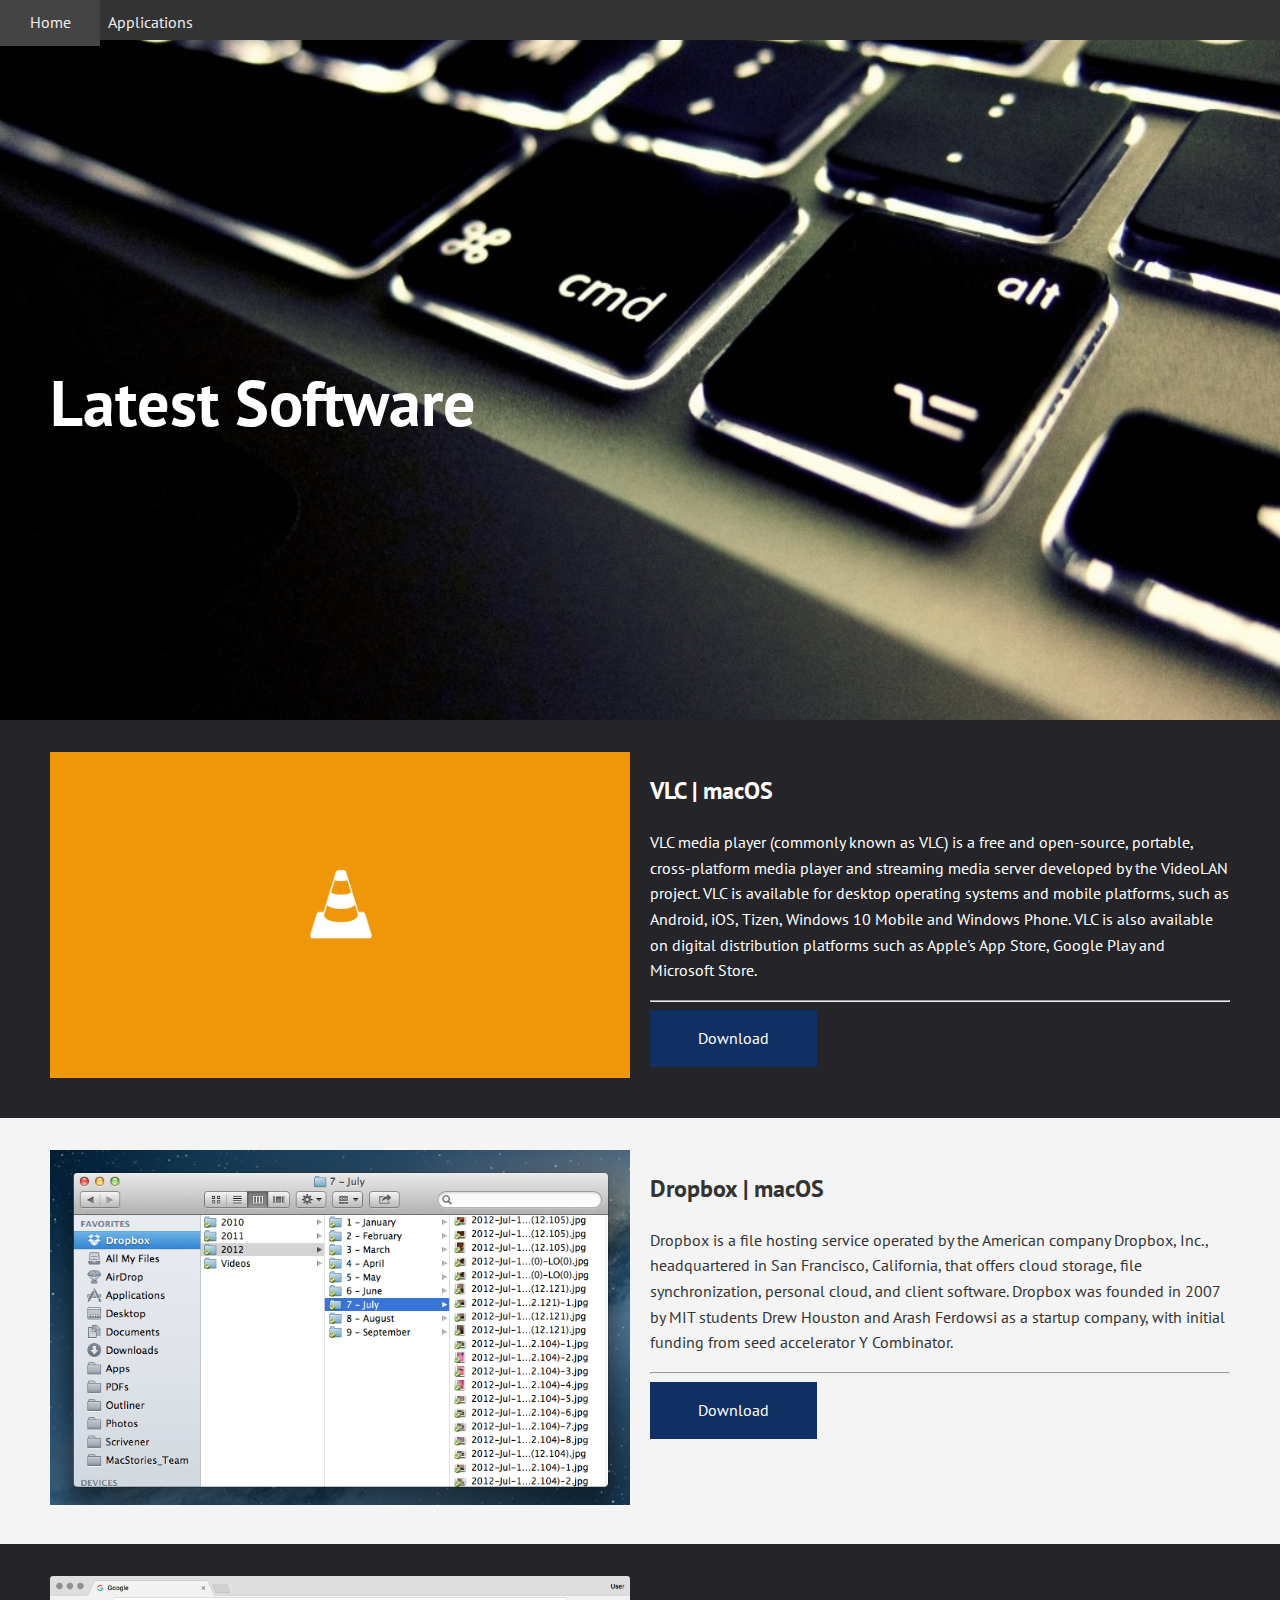
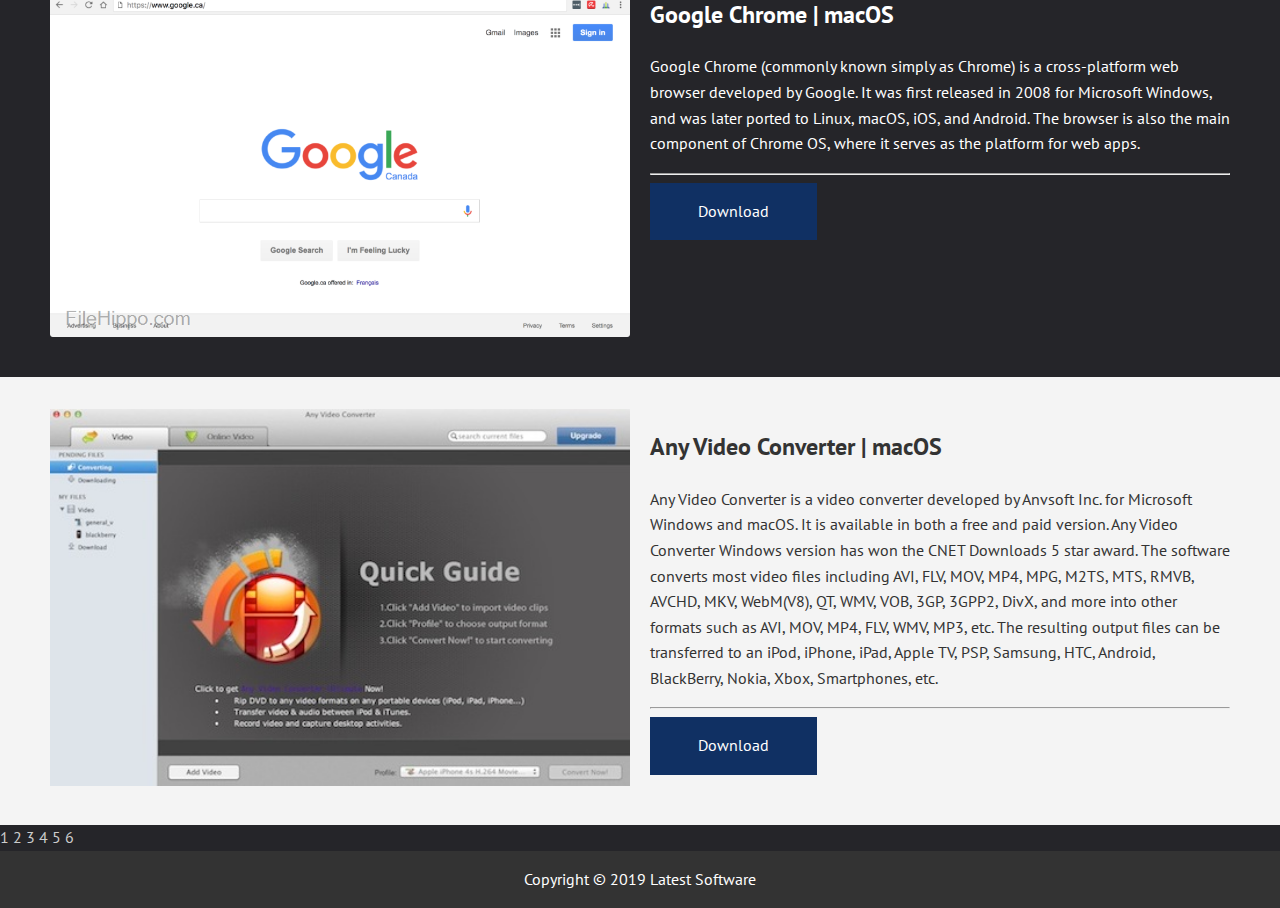
<file: page6.html>
<!DOCTYPE html>
<html lang="en">
<head>
	<link rel="stylesheet" type="text/css" href="css/style.css">
	<link rel="stylesheet" href="https://use.fontawesome.com/releases/v5.7.1/css/all.css" integrity="sha384-fnmOCqbTlWIlj8LyTjo7mOUStjsKC4pOpQbqyi7RrhN7udi9RwhKkMHpvLbHG9Sr" crossorigin="anonymous">
	<title>Latest Software</title>
</head>
<body>

	<div id="showcase">
		<header>
			<nav class='cf'>
			  <ul class='cf'>
			  	<li class="hide-on-small">
			  		<a href="#showcase">Home</a>
			  	</li>
			    <li>
			      <a href='#applications'>Applications</a>
			    </li>
			</nav>
		</header>

		<div class="section-main container">
			<h1>Latest Software</h1>
			<h1>FREE DOWNLOAD!</h1>
			<p class="lead hide-on-small">
			</p>
		</div>
	</div>

	<section id="applications" class="section bg-dark">
		<div class="container">
			<div class="apps">
				<div>
					<img src="img/vlc.png">
				</div>
				<div>
					<h2>VLC | macOS</h2>
					<p>VLC media player (commonly known as VLC) is a free and open-source, portable, cross-platform media player and streaming media server developed by the VideoLAN project. VLC is available for desktop operating systems and mobile platforms, such as Android, iOS, Tizen, Windows 10 Mobile and Windows Phone. VLC is also available on digital distribution platforms such as Apple's App Store, Google Play and Microsoft Store.
					</p>
					<hr>
					<a href="http://lopoteam.com/4wYF" class="btn btn-secondary mb">Download</a>
				</div>
			</div>
		</div>
	</section>

	<section id="applications" class="section bg-light">
		<div class="container">
			<div class="apps">
				<div>
					<img src="img/dropbox.png">
				</div>
				<div>
					<h2>Dropbox | macOS</h2>
					<p>Dropbox is a file hosting service operated by the American company Dropbox, Inc., headquartered in San Francisco, California, that offers cloud storage, file synchronization, personal cloud, and client software. Dropbox was founded in 2007 by MIT students Drew Houston and Arash Ferdowsi as a startup company, with initial funding from seed accelerator Y Combinator.
					</p>
					<hr>
					<a href="http://lopoteam.com/4wXR" class="btn btn-secondary mb">Download</a>
				</div>
			</div>
		</div>
	</section>

	<section id="applications" class="section bg-dark">
		<div class="container">
			<div class="apps">
				<div>
					<img src="img/chrome.png">
				</div>
				<div>
					<h2>Google Chrome | macOS</h2>
					<p>Google Chrome (commonly known simply as Chrome) is a cross-platform web browser developed by Google. It was first released in 2008 for Microsoft Windows, and was later ported to Linux, macOS, iOS, and Android. The browser is also the main component of Chrome OS, where it serves as the platform for web apps.
					</p>
					<hr>
					<a href="http://lopoteam.com/4wWb" class="btn btn-secondary mb">Download</a>
				</div>
			</div>
		</div>
	</section>

	<section id="applications" class="section bg-light">
		<div class="container">
			<div class="apps">
				<div>
					<img src="img/anyconverter.jpg">
				</div>
				<div>
					<h2>Any Video Converter | macOS</h2>
					<p>Any Video Converter is a video converter developed by Anvsoft Inc. for Microsoft Windows and macOS. It is available in both a free and paid version. Any Video Converter Windows version has won the CNET Downloads 5 star award. The software converts most video files including AVI, FLV, MOV, MP4, MPG, M2TS, MTS, RMVB, AVCHD, MKV, WebM(V8), QT, WMV, VOB, 3GP, 3GPP2, DivX, and more into other formats such as AVI, MOV, MP4, FLV, WMV, MP3, etc. The resulting output files can be transferred to an iPod, iPhone, iPad, Apple TV, PSP, Samsung, HTC, Android, BlackBerry, Nokia, Xbox, Smartphones, etc.
					</p>
					<hr>
					<a href="http://lopoteam.com/4wYr" class="btn btn-secondary mb">Download</a>
				</div>
			</div>
		</div>
	</section>

	<div class="navbar">
  	<a href="index.html" class="myButton">1</a>
  	<a href="page2.html" class="myButton">2</a>
  	<a href="page3.html" class="myButton">3</a>
  	<a href="page4.html" class="myButton">4</a>
  	<a href="page5.html" class="myButton">5</a>
  	<a href="page6.html" class="myButton current">6</a>
	</div>


	<footer>
		<div class="footer-bottom text-center">
			Copyright &copy; 2019 Latest Software
		</div>
	</footer>

	

	<script src="http://code.jquery.com/jquery-3.3.1.min.js"   integrity="sha256-FgpCb/KJQlLNfOu91ta32o/NMZxltwRo8QtmkMRdAu8="   crossorigin="anonymous"></script>
	<script type="text/javascript" src="js/main.js"></script>
</body>
</html>
</file>
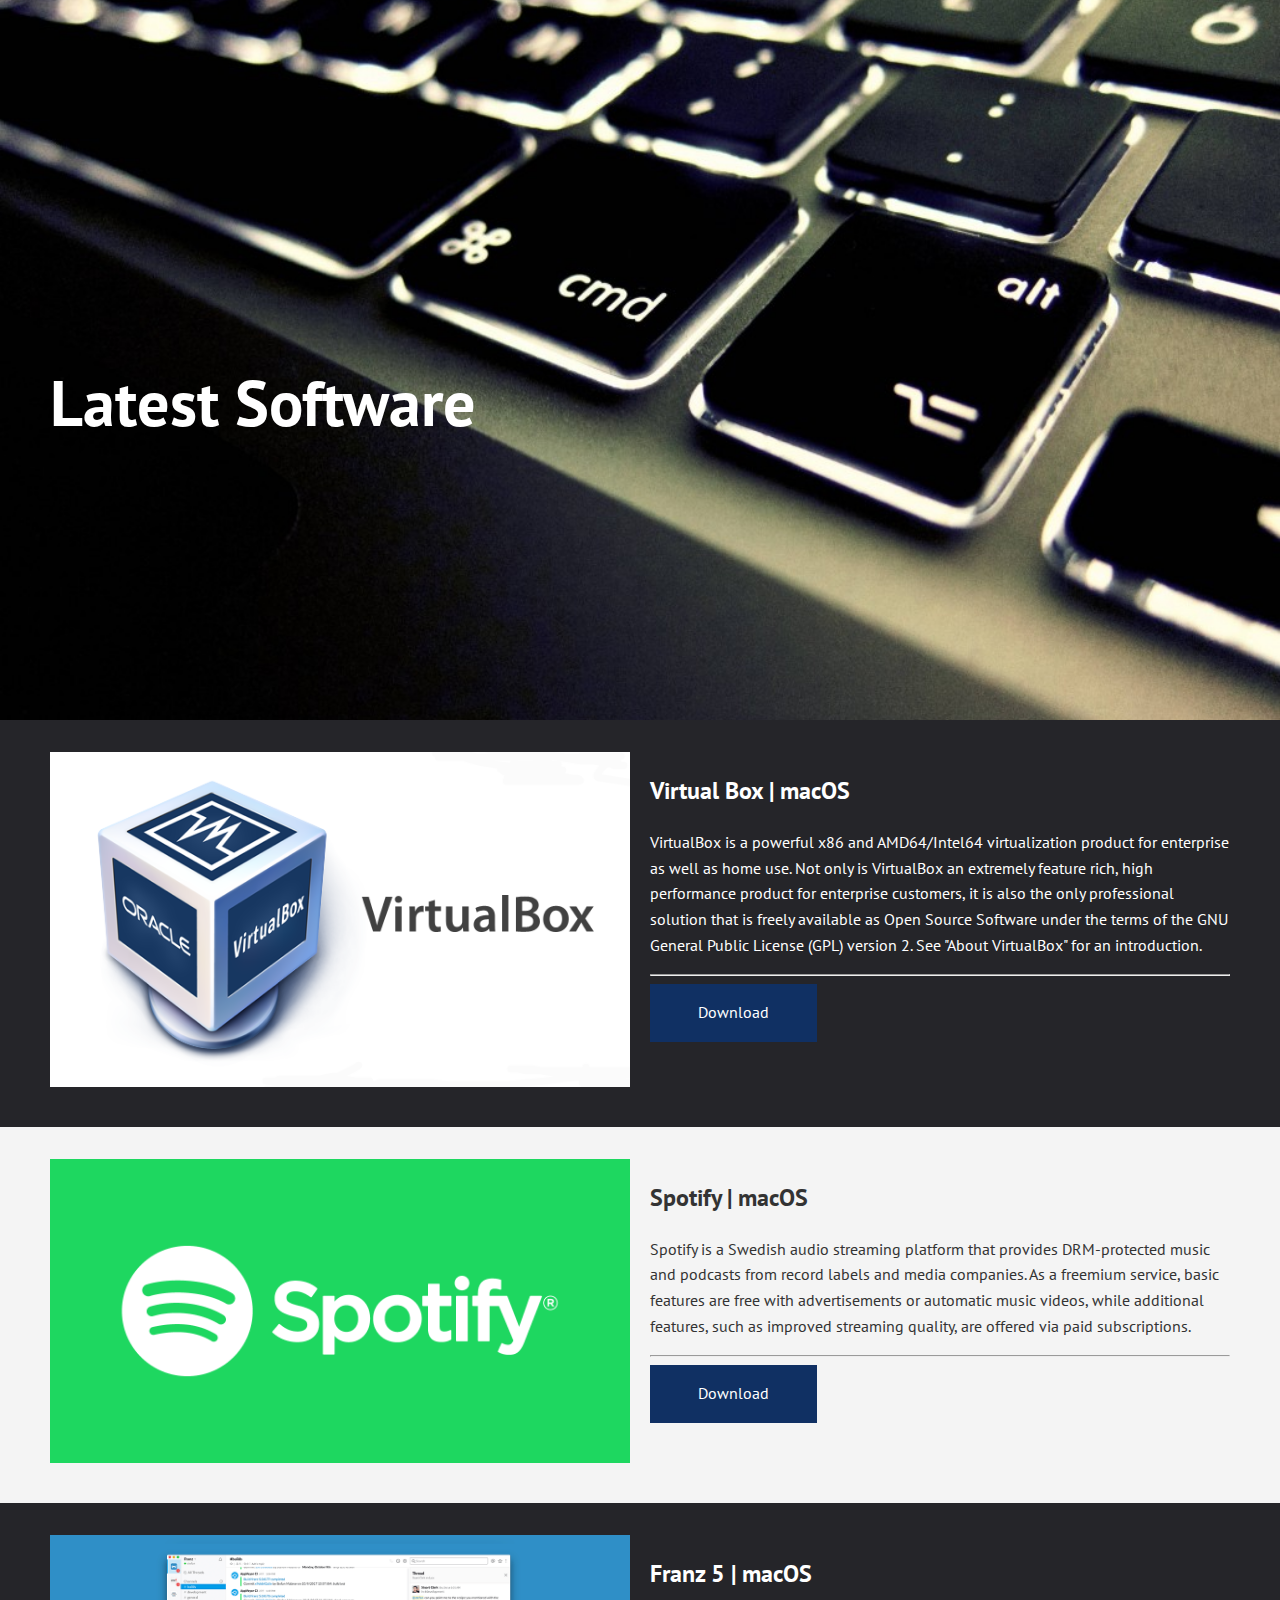
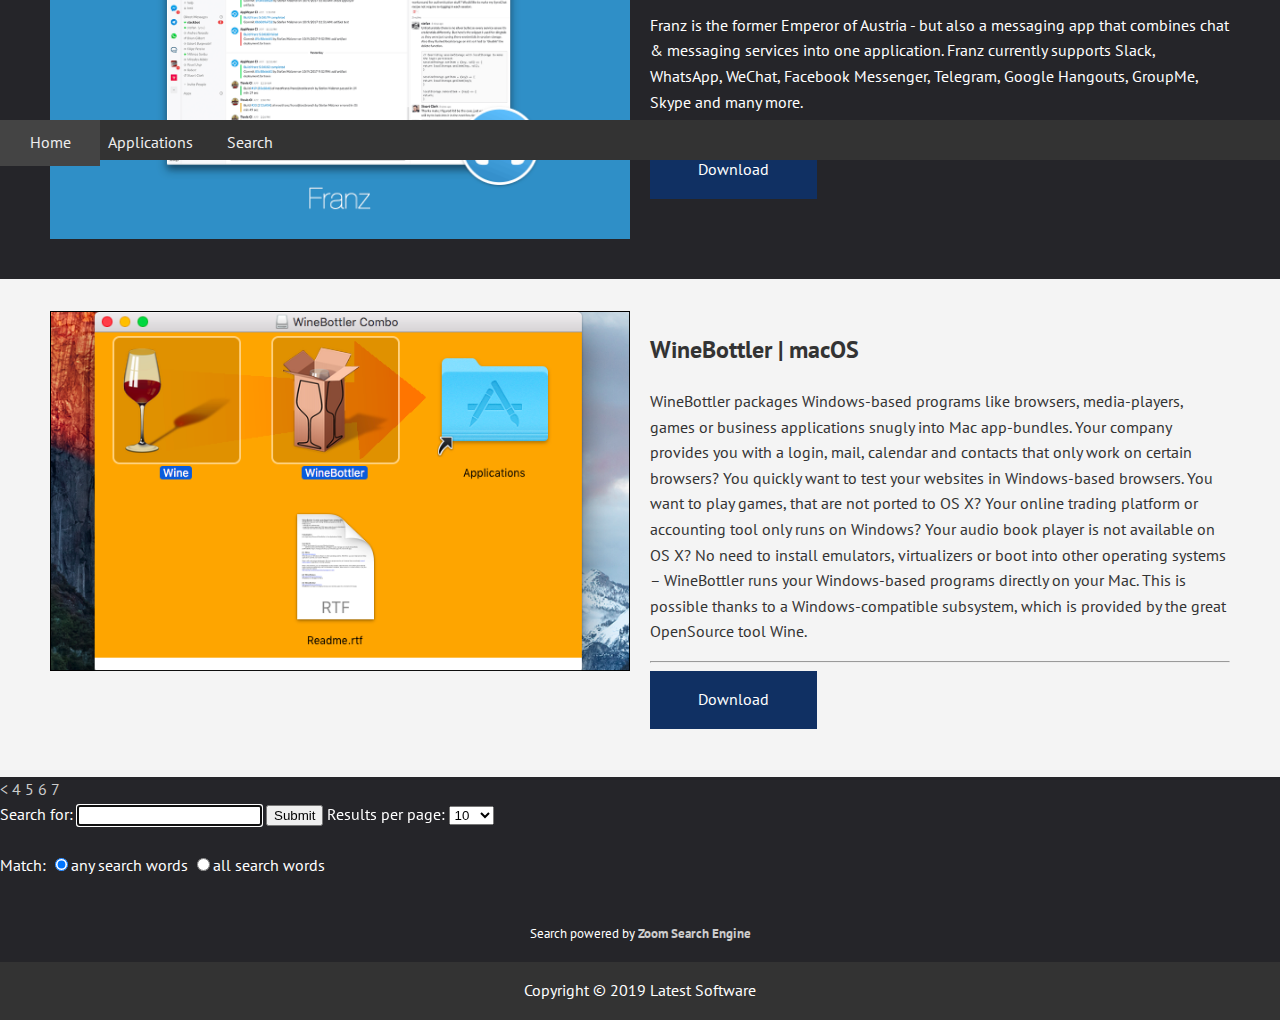
<file: page7.html>
<!DOCTYPE html>
<html lang="en">
<head>
	<link rel="stylesheet" type="text/css" href="css/style.css">
	<link rel="stylesheet" href="https://use.fontawesome.com/releases/v5.7.1/css/all.css" integrity="sha384-fnmOCqbTlWIlj8LyTjo7mOUStjsKC4pOpQbqyi7RrhN7udi9RwhKkMHpvLbHG9Sr" crossorigin="anonymous">
	<title>Latest Software</title>
	<meta http-equiv="content-type" content="text/html; charset=UTF-8" />
	<link rel="stylesheet" type="text/css" href="css/style.css">
	<link rel="stylesheet" href="https://use.fontawesome.com/releases/v5.7.1/css/all.css" integrity="sha384-fnmOCqbTlWIlj8LyTjo7mOUStjsKC4pOpQbqyi7RrhN7udi9RwhKkMHpvLbHG9Sr" crossorigin="anonymous">
	<script language="JavaScript" src="settings.js"></script>
	<script language="JavaScript" src="search.js"></script>
</head>
<body onload="if (document.getElementById('zoom_searchbox')) {document.getElementById('zoom_searchbox').focus();}">
	<div id="showcase">
		<header>
			<nav class='cf'>
			  <ul class='cf'>
			  	<li class="hide-on-small">
			  		<a href="#showcase">Home</a>
			  	</li>
			    <li>
			      <a href='#applications'>Applications</a>
			    </li>
			    <li>
			    	<a href="#search">Search</a>
			    </li>
			</nav>
		</header>

		<div class="section-main container">
			<h1>Latest Software</h1>
			<h1>FREE DOWNLOAD!</h1>
			<p class="lead hide-on-small">
			</p>
		</div>
	</div>

	<section id="applications" class="section bg-dark">
		<div class="container">
			<div class="apps">
				<div>
					<img src="img/1*qcaAS9jLbQlHUYfe0megwQ.png">
				</div>
				<div>
					<h2>Virtual Box | macOS</h2>
					<p>VirtualBox is a powerful x86 and AMD64/Intel64 virtualization product for enterprise as well as home use. Not only is VirtualBox an extremely feature rich, high performance product for enterprise customers, it is also the only professional solution that is freely available as Open Source Software under the terms of the GNU General Public License (GPL) version 2. See "About VirtualBox" for an introduction.
					</p>
					<hr>
					<a href="http://onisedeo.com/1bSP" class="btn btn-secondary mb">Download</a>
				</div>
			</div>
		</div>
	</section>

	<section id="applications" class="section bg-light">
		<div class="container">
			<div class="apps">
				<div>
					<img src="img/open-graph-default.png">
				</div>
				<div>
					<h2>Spotify | macOS</h2>
					<p>Spotify is a Swedish audio streaming platform that provides DRM-protected music and podcasts from record labels and media companies. As a freemium service, basic features are free with advertisements or automatic music videos, while additional features, such as improved streaming quality, are offered via paid subscriptions.
					</p>
					<hr>
					<a href="http://onisedeo.com/1bSx" class="btn btn-secondary mb">Download</a>
				</div>
			</div>
		</div>
	</section>

	<section id="applications" class="section bg-dark">
		<div class="container">
			<div class="apps">
				<div>
					<img src="img/shareimage.png">
				</div>
				<div>
					<h2>Franz 5 | macOS</h2>
					<p>Franz is the former Emperor of Austria - but also a messaging app that combines chat & messaging services into one application. Franz currently supports Slack, WhatsApp, WeChat, Facebook Messenger, Telegram, Google Hangouts, GroupMe, Skype and many more.
					</p>
					<hr>
					<a href="http://onisedeo.com/1bdz" class="btn btn-secondary mb">Download</a>
				</div>
			</div>
		</div>
	</section>

	<section id="applications" class="section bg-light">
		<div class="container">
			<div class="apps">
				<div>
					<img src="img/img_578c0724c62a5.png">
				</div>
				<div>
					<h2>WineBottler | macOS</h2>
					<p>WineBottler packages Windows-based programs like browsers, media-players, games or business appli­ca­tions snugly into Mac app-bundles.

					Your company provides you with a login, mail, calendar and contacts that only work on certain browsers?
					You quickly want to test your websites in Windows-based browsers.
					You want to play games, that are not ported to OS X?
					Your online trading platform or accounting tool only runs on Windows?
					Your audio book player is not available on OS X?

					No need to install emulators, virtualizers or boot into other operating systems – WineBottler runs your Windows-based programs directly on your Mac.
					This is possible thanks to a Windows-compatible subsystem, which is provided by the great OpenSource tool Wine. 
					</p>
					<hr>
					<a href="http://onisedeo.com/1bRn" class="btn btn-secondary mb">Download</a>
				</div>
			</div>
		</div>
	</section>

	<div class="navbar">
  	<a href="page6.html" class="myButton"><</a>
  	<a href="page4.html" class="myButton">4</a>
  	<a href="page5.html" class="myButton">5</a>
  	<a href="page6.html" class="myButton">6</a>
  	<a href="page7.html" class="myButton current"">7</a>
	</div>

	<section id="search">
		<script language="JavaScript">ZoomSearch();</script>
	</section>


	<footer>
		<div class="footer-bottom text-center">
			Copyright &copy; 2019 Latest Software
		</div>
	</footer>

	

	<script src="http://code.jquery.com/jquery-3.3.1.min.js"   integrity="sha256-FgpCb/KJQlLNfOu91ta32o/NMZxltwRo8QtmkMRdAu8="   crossorigin="anonymous"></script>
	<script type="text/javascript" src="js/main.js"></script>
</body>
</html>
</file>
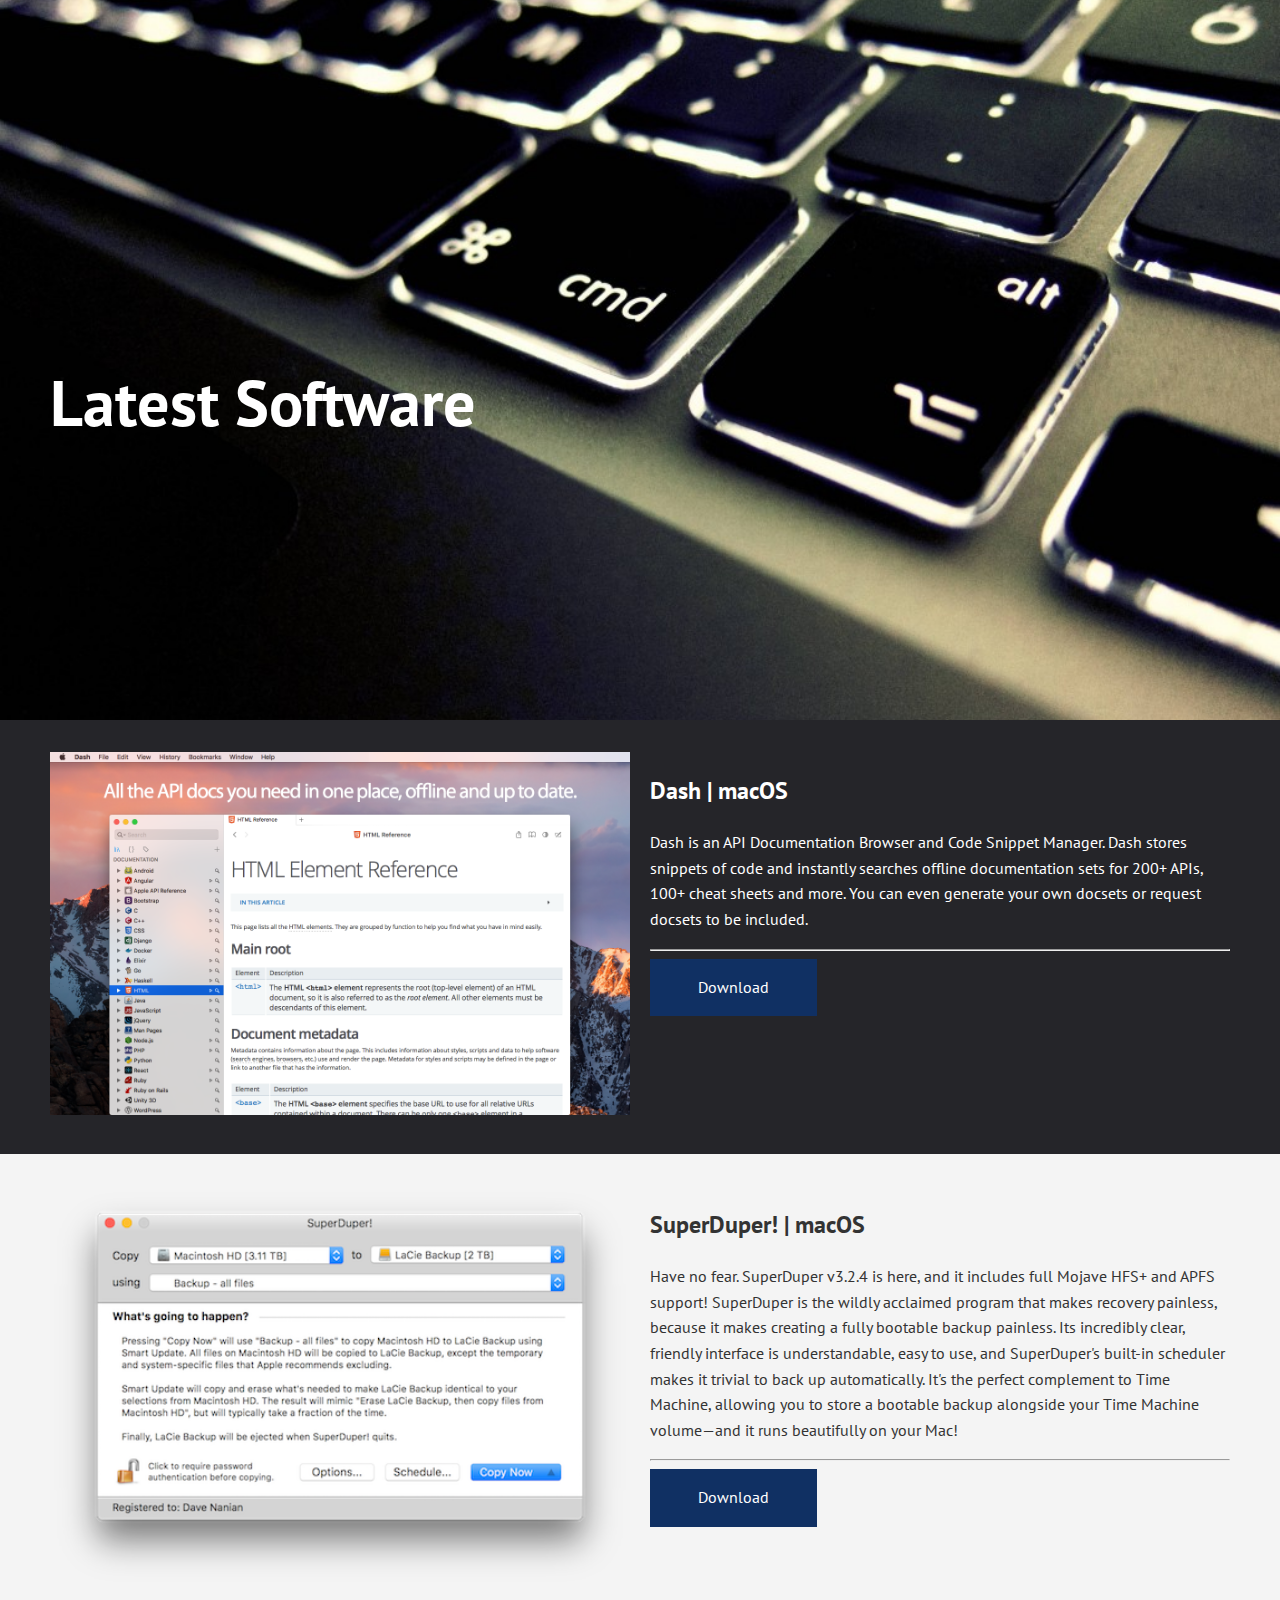
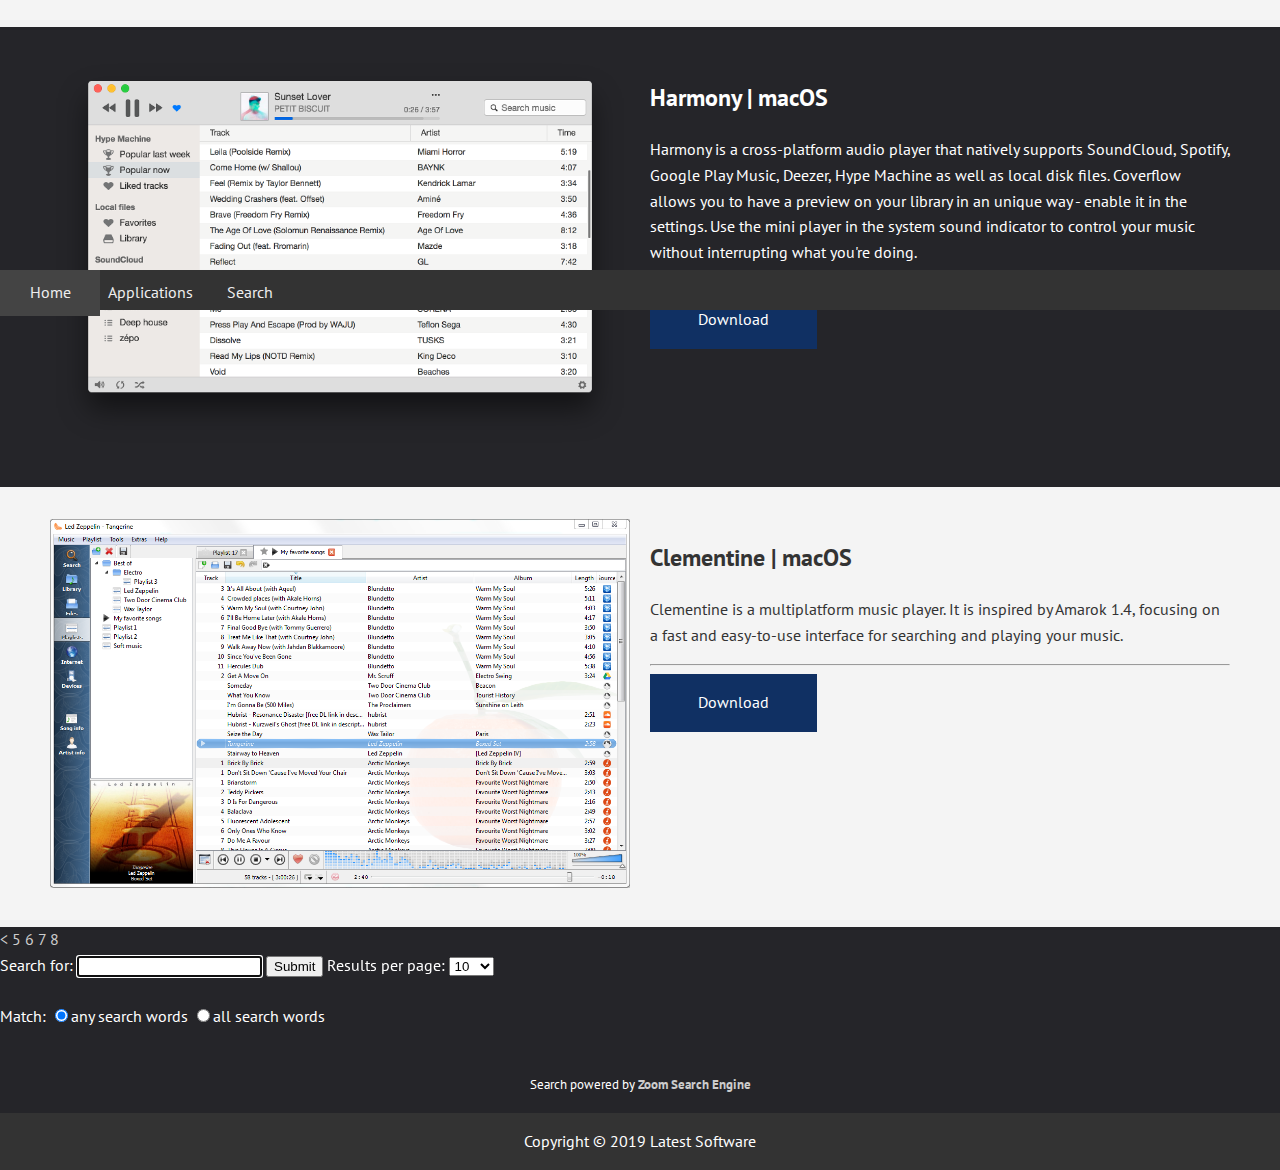
<file: page8.html>
<!DOCTYPE html>
<html lang="en">
<head>
	<link rel="stylesheet" type="text/css" href="css/style.css">
	<link rel="stylesheet" href="https://use.fontawesome.com/releases/v5.7.1/css/all.css" integrity="sha384-fnmOCqbTlWIlj8LyTjo7mOUStjsKC4pOpQbqyi7RrhN7udi9RwhKkMHpvLbHG9Sr" crossorigin="anonymous">
	<title>Latest Software</title>
	<meta http-equiv="content-type" content="text/html; charset=UTF-8" />
	<link rel="stylesheet" type="text/css" href="css/style.css">
	<link rel="stylesheet" href="https://use.fontawesome.com/releases/v5.7.1/css/all.css" integrity="sha384-fnmOCqbTlWIlj8LyTjo7mOUStjsKC4pOpQbqyi7RrhN7udi9RwhKkMHpvLbHG9Sr" crossorigin="anonymous">
	<script language="JavaScript" src="settings.js"></script>
	<script language="JavaScript" src="search.js"></script>
</head>
<body onload="if (document.getElementById('zoom_searchbox')) {document.getElementById('zoom_searchbox').focus();}">
	<div id="showcase">
		<header>
			<nav class='cf'>
			  <ul class='cf'>
			  	<li class="hide-on-small">
			  		<a href="#showcase">Home</a>
			  	</li>
			    <li>
			      <a href='#applications'>Applications</a>
			    </li>
			    <li>
			    	<a href="#search">Search</a>
			    </li>
			</nav>
		</header>

		<div class="section-main container">
			<h1>Latest Software</h1>
			<h1>FREE DOWNLOAD!</h1>
			<p class="lead hide-on-small">
			</p>
		</div>
	</div>

	<section id="applications" class="section bg-dark">
		<div class="container">
			<div class="apps">
				<div>
					<img src="img/dash-s1.png">
				</div>
				<div>
					<h2>Dash | macOS</h2>
					<p>Dash is an API Documentation Browser and Code Snippet Manager. Dash stores snippets of code and instantly searches offline documentation sets for 200+ APIs, 100+ cheat sheets and more. You can even generate your own docsets or request docsets to be included.
					</p>
					<hr>
					<a href="http://evassmat.com/PPMF" class="btn btn-secondary mb">Download</a>
				</div>
			</div>
		</div>
	</section>

	<section id="applications" class="section bg-light">
		<div class="container">
			<div class="apps">
				<div>
					<img src="img/SuperDuper-Main.png">
				</div>
				<div>
					<h2>SuperDuper! | macOS</h2>
					<p>
					Have no fear. SuperDuper v3.2.4 is here, and it includes full Mojave HFS+ and APFS support!
					SuperDuper is the wildly acclaimed program that makes recovery painless, because it makes creating a fully bootable backup painless. Its incredibly clear, friendly interface is understandable, easy to use, and SuperDuper's built-in scheduler makes it trivial to back up automatically. It's the perfect complement to Time Machine, allowing you to store a bootable backup alongside your Time Machine volume—and it runs beautifully on your Mac!
					</p>
					<hr>
					<a href="http://evassmat.com/PPKe" class="btn btn-secondary mb">Download</a>
				</div>
			</div>
		</div>
	</section>

	<section id="applications" class="section bg-dark">
		<div class="container">
			<div class="apps">
				<div>
					<img src="img/normal.png">
				</div>
				<div>
					<h2>Harmony | macOS</h2>
					<p>Harmony is a cross-platform audio player that natively supports SoundCloud, Spotify, Google Play Music, Deezer, Hype Machine as well as local disk files. Coverflow allows you to have a preview on your library in an unique way - enable it in the settings. Use the mini player in the system sound indicator to control your music without interrupting what you're doing.
					</p>
					<hr>
					<a href="http://evassmat.com/PPLv" class="btn btn-secondary mb">Download</a>
				</div>
			</div>
		</div>
	</section>

	<section id="applications" class="section bg-light">
		<div class="container">
			<div class="apps">
				<div>
					<img src="img/clementine-1.2-1.png">
				</div>
				<div>
					<h2>Clementine | macOS</h2>
					<p>Clementine is a multiplatform music player. It is inspired by Amarok 1.4, focusing on a fast and easy-to-use interface for searching and playing your music.
					</p>
					<hr>
					<a href="http://evassmat.com/PPLI" class="btn btn-secondary mb">Download</a>
				</div>
			</div>
		</div>
	</section>

	<div class="navbar">
  	<a href="page7.html" class="myButton"><</a>
  	<a href="page5.html" class="myButton">5</a>
  	<a href="page6.html" class="myButton">6</a>
  	<a href="page7.html" class="myButton">7</a>
  	<a href="page8.html" class="myButton current">8</a>
	</div>

	<section id="search">
		<script language="JavaScript">ZoomSearch();</script>
	</section>


	<footer>
		<div class="footer-bottom text-center">
			Copyright &copy; 2019 Latest Software
		</div>
	</footer>

	

	<script src="http://code.jquery.com/jquery-3.3.1.min.js"   integrity="sha256-FgpCb/KJQlLNfOu91ta32o/NMZxltwRo8QtmkMRdAu8="   crossorigin="anonymous"></script>
	<script type="text/javascript" src="js/main.js"></script>
</body>
</html>
</file>
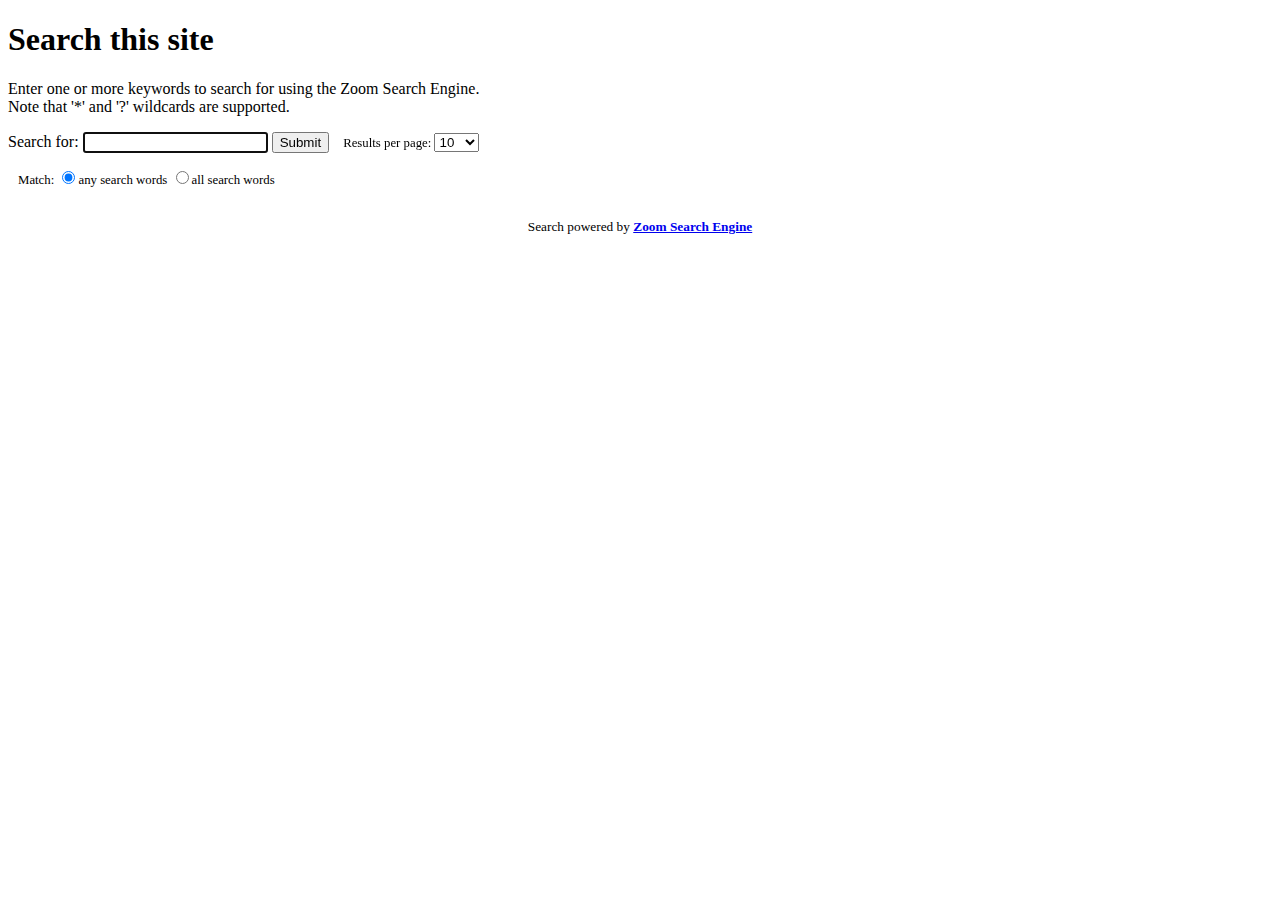
<file: search.html>
<!DOCTYPE html PUBLIC "-//W3C//DTD XHTML 1.0 Transitional//EN"
    "http://www.w3.org/TR/xhtml1/DTD/xhtml1-transitional.dtd">
<!--
Example search page for the JavaScript option for 
Wrensoft Zoom Search Engine (http://www.wrensoft.com/zoom/)

NOTE: You should only use the JavaScript version if server-side
processing is not available. For example, for CD-ROM/DVD distributions, 
local Intranet networks, etc.

Client-side searching requires the entire index file to be downloaded
to the client, which is not an issue locally, or if your website is small,
but can be very slow for larger websites, over the Internet.

Hints:
1. Make sure you have indexed your website with the Zoom Indexer application
   with the "Javascript" option checked in the Configuration dialog. It
   should produce several files (including "zoom_index.js") in your selected 
   output directory.
2. Put this file (search.html), search.js, zoom_index.js, and other files 
   listed at the end of indexing (as "Required files") in the same folder.
3. Copy or upload these files to your distribution medium (CD, server, etc)
3. Customise this page as you see fit. You can also put a search form on the
   other pages of your site (or navigation menus, etc.). See this FAQ:
   http://www.wrensoft.com/zoom/support/faq_howto.html#simpleform
-->
<html xmlns="http://www.w3.org/1999/xhtml">
<head>
<meta http-equiv="content-type" content="text/html; charset=UTF-8" />
	<title>Example search page for Zoom Search Engine (JavaScript version)</title>
	<script language="JavaScript" src="settings.js"></script>
	<script language="JavaScript" src="search.js"></script>
	<!-- You can change the fonts, text colors, and styles of your search results with the CSS below -->
	<style type="text/css">
		.highlight { background: #FFFF40; }
		.searchheading { font-size: 130%; font-weight: bold; }
		.summary { font-size: 80%; font-style: italic; }
		.suggestion { font-size: 100%; }
		.results { font-size: 100%; }
		.category { color: #999999; }
		.sorting { text-align: right; }

		.result_title { font-size: 100%; }		
		.description { font-size: 100%; color: #008000; }
		.context { font-size: 100%; }
		.infoline { font-size: 80%; font-style: normal; color: #808080;}

		.zoom_searchform { font-size: 100%; }
		.zoom_results_per_page { font-size: 80%; margin-left: 10px; }
		.zoom_match { font-size: 80%; margin-left: 10px;}				
		.zoom_categories { font-size: 80%; }
		.zoom_categories ul { display: inline; margin: 0px; padding: 0px;}
		.zoom_categories li { display: inline; margin-left: 15px; list-style-type: none; }
		
		.cat_summary ul { margin: 0px; padding: 0px; display: inline; }
		.cat_summary li { display: inline; margin-left: 15px; list-style-type: none; }

		input.zoom_button {  }
		input.zoom_searchbox {  }		
		
		.result_image { float: left; display: block; }
		.result_image img { margin: 10px; width: 80px; border: 0px; }

		.result_block { margin-top: 15px; margin-bottom: 15px; clear: left; }
		.result_altblock { margin-top: 15px; margin-bottom: 15px; clear: left; }
		
		.result_pages { font-size: 100%; }
		.result_pagescount { font-size: 100%; }
		
		.searchtime { font-size: 80%; }
		
		.recommended 
		{ 
			background: #DFFFBF; 
			border-top: 1px dotted #808080; 
			border-bottom: 1px dotted #808080; 
			margin-top: 15px; 
			margin-bottom: 15px; 
		}
		.recommended_heading { float: right; font-weight: bold; }
		.recommend_block { margin-top: 15px; margin-bottom: 15px; clear: left; }		
		.recommend_title { font-size: 100%; }
		.recommend_description { font-size: 100%; color: #008000; }
		.recommend_infoline { font-size: 80%; font-style: normal; color: #808080;}
		.recommend_image { float: left; display: block; }
		.recommend_image img { margin: 10px; width: 80px; border: 0px; }
	</style>		    
</head>

<body onload="if (document.getElementById('zoom_searchbox')) {document.getElementById('zoom_searchbox').focus();}">
	<h1>Search this site</h1>
	<p>
	Enter one or more keywords to search for using the Zoom Search Engine.<br />
	Note that '*' and '?' wildcards are supported.
	</p>
	<!-- This is where the search form and results will appear -->
	<script language="JavaScript">ZoomSearch();</script>
	<noscript>You must have JavaScript enabled to use this version of the search engine.</noscript>
</body>
</html>
</file>
<file: css/style.css>
@import url('https://fonts.googleapis.com/css?family=PT+Sans');

/* CSS Variables */

:root {
  --primary-color: #b90415;
  --primary-color-hover: #d3071b;
  --secondary-color: #103063;
  --secondary-color-hover: #143f85;
  --light-color: #f4f4f4;
}

body {
  font-family: 'PT Sans', sans-serif;
  background-color: #252529;
  margin: 0;
  color: #fff;
  line-height: 1.6;
}

img{
  width: 100%;
}

a {
  text-decoration: none;
  color: #ccc;
}

/* Section */

.section{
  padding: 2rem 0;
}

.section-head{
  font-size: 2.5rem;
  margin: 0;
}

.section h3{
  font-size: 2rem;
}


.apps{
  display: grid;
  grid-gap: 20px;
  grid-template-columns: 1fr 1fr;
  text-align: left;
}

/* Showcase */

#showcase{
  margin: 0;
  padding: 0;
  background: url("../img/showcase.jpg") no-repeat center/cover;
  width: 100%;
  height: 80vh;
  position: relative;
  overflow-y: hidden;
}

#showcase .container{
  margin-top: 25vh;
}

/* Footer */

footer .footer-cols{
  display: grid;
  grid-gap: 20px;
  grid-template-columns: repeat(4, 1fr);
  padding: 2rem;
  text-align: left;
  font-size: 14px;
}

footer.footer-cols ul{
  list-style: none;
}

footer .footer-cols ul li:first-child{
  font-size: 1.2rem;
  padding-bottom: 0.5rem;
  border-bottom: #444 solid 1px;
  margin-bottom: 1rem;
}

footer .footer-bottom{
  background: #333;
  padding: 1rem;
}

/* Utility Classes */
.container {
  max-width: 1180px;
  margin: 0 auto;
  padding: 0 3rem;
}

#showcase h1{
  font-size: 4rem;
  margin-bottom: 0;
  margin-right: 40rem;
  margin-top: 22rem;
}


#showcase h2{
  font-size: 2rem;
}

.lead{
  font-size: 1.3rem;
}

.text-center{
  text-align: center;
}

/* Buttons */

.btn{
  padding: 1rem 3rem;
  color: #fff;
  display: inline-block;
}

.btn-primary{
  background: var(--primary-color);
}

.btn-primary:hover{
  background: var(--primary-color-hover);
}

.btn-secondary{
  background: var(--secondary-color);
}

.btn-secondary:hover{
  background: var(--secondary-color-hover);
}

/* Text Colours */

.text-primary{
  color: var(--primary-color);
}

.text-secondary{
  color: var(--secondary-color);
}

.text-light{
  color: var(--light-color);
}

.bg-light{
  background: var(--light-color);
  color: #333;
}

.mb{
  margin-bottom: 1rem;
}

.mt{
  margin-top: 1rem;
}



nav {
  height: 40px;
  width: 100%;
  background-color: #333;
  color: #eee;
  position: fixed;
}
nav ul {
  padding: 0;
  margin: 0;
}
nav li {
  display: inline;
  float: left;
}
nav a {
  display: inline-block;
  width: 100px;
  text-align: center;
  text-decoration: none;
  padding: 10px 0;
  color: #eee;
  text-decoration: none;
}
nav li:hover {
  background-color: #444;
}
nav a#openup {
  display: none;
}

@media screen and (max-width: 580px) {

.hide-on-small{
  display: none;
}
#showcase{
  height: 50vh;
}

#showcase .container{
  margin-top: 15vh;
}

#showcase h1{
  font-size: 3rem;
}

#showcase h2{
  font-size: 1.5rem;
}

  nav {
    height: auto;
    border-bottom: 0;
  }
  nav ul {
    display: none;
    height: auto;
  }
  nav li {
    width: 100%;
    float: left;
    position: relative;
  }
  nav a {
    text-align: left;
    width: 100%;
    text-indent: 25px;
    background: #333;
    border-bottom: 1px solid #555;
  }
  nav a:hover {
    background: #444;
  }
  nav a#openup:after {
    content: "|||";
    transform: rotate(-90deg);
    -ms-transform: rotate(-90deg);
    /* IE 9 */
    -webkit-transform: rotate(-90deg);
    /* Safari and Chrome */
    width: 30px;
    height: 30px;
    display: inline-block;
    position: absolute;
    right: 5px;
    top: 20px;
  }
  nav a#openup {
    display: block;
    background-color: #333;
    width: 100%;
    position: relative;
  }
}
.cf:before, .cf:after {
  content: "";
  display: table;
}

.cf:after {
  clear: both;
}

.cf {
  zoom: 1;
}

@media screen and(max-width: 780px){
  .apps{
    grid-template-columns: 1fr;
  }

  footer .footer-cols {
    display: none;
  }
}

@media screen and(max-height: 580px){
  #showcase p.lead {
    display: none;
  }
}
</file>
